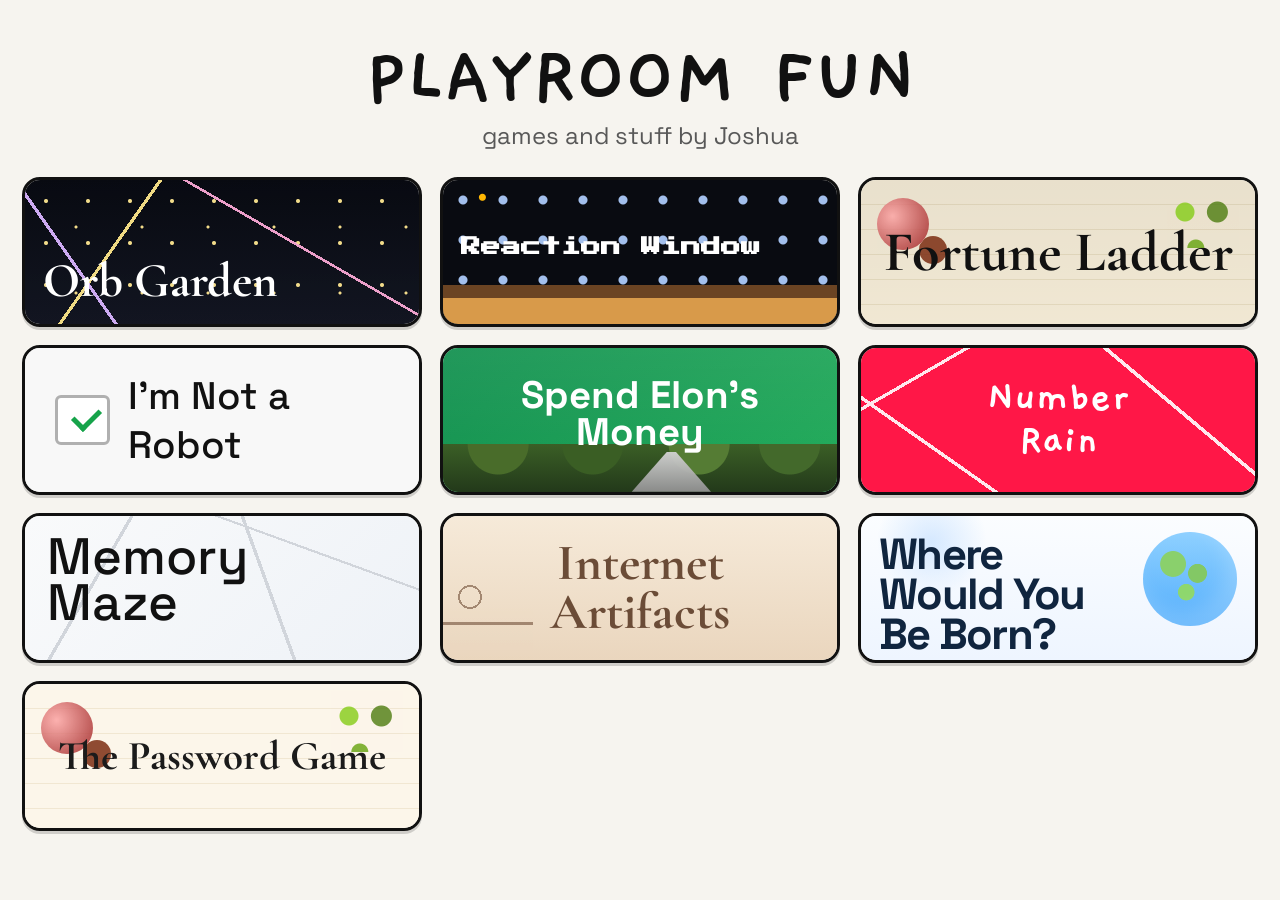
<file: index.html>
<!DOCTYPE html>
<html lang="en">
  <head>
    <script async src="https://pagead2.googlesyndication.com/pagead/js/adsbygoogle.js?client=ca-pub-8012980078078175"
     crossorigin="anonymous"></script>
    <meta charset="UTF-8" />
    <meta name="viewport" content="width=device-width, initial-scale=1.0" />
    <title>Playroom Fun</title>
    <link rel="preconnect" href="https://fonts.googleapis.com" />
    <link rel="preconnect" href="https://fonts.gstatic.com" crossorigin />
    <link
      href="https://fonts.googleapis.com/css2?family=Cormorant+Garamond:wght@500;700&family=Gaegu:wght@400;700&family=Press+Start+2P&family=Space+Grotesk:wght@400;500;700&display=swap"
      rel="stylesheet"
    />
    <style>
      :root {
        --bg: #f6f4ef;
        --text: #111111;
        --muted: #585858;
        --border: #111111;
      }

      * {
        box-sizing: border-box;
      }

      body {
        margin: 0;
        min-height: 100vh;
        background: var(--bg);
        color: var(--text);
        font-family: "Space Grotesk", sans-serif;
      }

      a {
        color: inherit;
        text-decoration: none;
      }

      .page {
        width: min(1280px, calc(100% - 24px));
        margin: 0 auto;
        padding: 14px 0 28px;
      }

      .header {
        padding: 24px 0 26px;
        text-align: center;
      }

      .header h1 {
        margin: 0;
        font-family: "Gaegu", cursive;
        font-size: clamp(3.2rem, 8vw, 5.4rem);
        line-height: 0.9;
      }

      .header p {
        margin: 4px 0 0;
        color: var(--muted);
        font-size: clamp(1rem, 2vw, 1.5rem);
      }

      .games {
        display: grid;
        grid-template-columns: repeat(3, 400px);
        justify-content: center;
        gap: 18px;
      }

      .game-card {
        position: relative;
        width: 400px;
        height: 150px;
        border: 3px solid var(--border);
        border-radius: 18px;
        overflow: hidden;
        box-shadow: 0 3px 0 rgba(0, 0, 0, 0.16);
        transition: transform 140ms ease, box-shadow 140ms ease;
      }

      .game-card:hover {
        transform: translateY(-3px);
        box-shadow: 0 8px 0 rgba(0, 0, 0, 0.14);
      }

      .poster {
        position: absolute;
        inset: 0;
        padding: 14px 16px;
      }

      .poster h2,
      .poster p {
        margin: 0;
      }

      .poster-orb {
        background:
          radial-gradient(circle, rgba(255, 231, 145, 0.95) 0 1.5px, transparent 2.5px),
          radial-gradient(circle, rgba(255, 231, 145, 0.95) 0 1px, transparent 2px),
          linear-gradient(180deg, #090b12, #131622);
        background-size: 42px 42px, 66px 66px, auto;
        background-position: 0 0, 18px 14px, 0 0;
        color: white;
      }

      .poster-orb::before,
      .poster-orb::after {
        content: "";
        position: absolute;
        inset: 0;
        pointer-events: none;
        opacity: 0.95;
      }

      .poster-orb::before {
        background:
          linear-gradient(55deg, transparent 0 18%, #d8b4fe 18% 18.8%, transparent 18.8% 100%),
          linear-gradient(125deg, transparent 0 27%, #fde68a 27% 27.8%, transparent 27.8% 100%),
          linear-gradient(210deg, transparent 0 36%, #f9a8d4 36% 36.8%, transparent 36.8% 100%);
      }

      .poster-orb h2 {
        position: absolute;
        left: 18px;
        bottom: 14px;
        font-family: "Cormorant Garamond", serif;
        font-size: clamp(2rem, 3.8vw, 3.2rem);
        font-weight: 700;
      }

      .poster-reaction {
        background:
          radial-gradient(circle at 10% 12%, #ffb703 0 3px, transparent 4px),
          linear-gradient(180deg, transparent 0 73%, #6b4423 73% 82%, #d89a4a 82% 100%),
          radial-gradient(circle, rgba(175, 206, 255, 0.92) 0 4px, transparent 5px),
          #090b11;
        background-size: auto, auto, 40px 40px, auto;
        color: white;
      }

      .poster-reaction h2 {
        position: absolute;
        left: 18px;
        top: 54px;
        right: 18px;
        font-family: "Press Start 2P", monospace;
        font-size: clamp(1rem, 1.55vw, 1.55rem);
        line-height: 1.35;
      }

      .poster-fortune {
        background:
          linear-gradient(180deg, rgba(0, 0, 0, 0.05), rgba(0, 0, 0, 0.02)),
          repeating-linear-gradient(180deg, #f5ecd7 0 24px, #e7dcc0 24px 25px);
      }

      .poster-fortune::before {
        content: "";
        position: absolute;
        left: 16px;
        top: 18px;
        width: 52px;
        height: 52px;
        border-radius: 50%;
        background: radial-gradient(circle at 30% 35%, #fca5a5, #991b1b);
        box-shadow: 30px 26px 0 -12px #7c2d12;
        opacity: 0.85;
      }

      .poster-fortune::after {
        content: "";
        position: absolute;
        right: 16px;
        top: 8px;
        width: 72px;
        height: 60px;
        background:
          radial-gradient(circle at 40% 100%, #65a30d 0 8px, transparent 9px),
          radial-gradient(circle at 70% 40%, #4d7c0f 0 10px, transparent 11px),
          radial-gradient(circle at 25% 40%, #84cc16 0 9px, transparent 10px);
        opacity: 0.8;
      }

      .poster-fortune h2 {
        position: absolute;
        inset: 0;
        display: grid;
        place-items: center;
        font-family: "Cormorant Garamond", serif;
        font-size: clamp(2.2rem, 4.4vw, 3.8rem);
        font-weight: 700;
      }

      .poster-robot {
        background: #f8f8f8;
      }

      .poster-robot .robot-row {
        position: absolute;
        inset: 0;
        display: flex;
        align-items: center;
        gap: 18px;
        padding: 24px 30px;
      }

      .poster-robot .box {
        width: 60px;
        height: 50px;
        border: 3px solid #b0b0b0;
        border-radius: 6px;
        background: white;
        position: relative;
      }

      .poster-robot .box::after {
        content: "";
        position: absolute;
        left: 15px;
        top: 10px;
        width: 22px;
        height: 12px;
        border-left: 5px solid #16a34a;
        border-bottom: 5px solid #16a34a;
        transform: rotate(-45deg);
      }

      .poster-robot h2 {
        font-size: clamp(1.8rem, 3vw, 3rem);
        font-weight: 500;
      }

      .poster-money {
        background:
          linear-gradient(180deg, rgba(255,255,255,0.08), rgba(255,255,255,0)),
          linear-gradient(135deg, #0f8f4d, #1faa58);
        color: white;
      }

      .poster-money::before {
        content: "";
        position: absolute;
        inset: auto 0 0 0;
        height: 48px;
        background:
          radial-gradient(circle at 14% 0, #496c2a 0 30px, transparent 31px),
          radial-gradient(circle at 38% 0, #3a5e24 0 30px, transparent 31px),
          radial-gradient(circle at 65% 0, #557c34 0 30px, transparent 31px),
          radial-gradient(circle at 88% 0, #43692b 0 30px, transparent 31px),
          linear-gradient(180deg, #3b5f26, #23391a);
      }

      .poster-money::after {
        content: "";
        position: absolute;
        left: 44%;
        bottom: 0;
        width: 110px;
        height: 40px;
        background: linear-gradient(180deg, #d3d3d3, #8f8f8f);
        clip-path: polygon(46% 0, 54% 0, 86% 100%, 14% 100%);
        opacity: 0.95;
      }

      .poster-money h2 {
        position: absolute;
        inset: 0;
        display: grid;
        place-items: center;
        padding: 0 18px 12px;
        text-align: center;
        font-size: clamp(1.8rem, 3vw, 3rem);
        line-height: 0.95;
      }

      .poster-number {
        background: #ff1848;
        color: white;
      }

      .poster-number::before {
        content: "";
        position: absolute;
        inset: 0;
        background:
          linear-gradient(150deg, transparent 0 16%, white 16% 17%, transparent 17% 100%),
          linear-gradient(35deg, transparent 0 22%, white 22% 23%, transparent 23% 100%),
          linear-gradient(220deg, transparent 0 26%, white 26% 27%, transparent 27% 100%);
        opacity: 0.9;
      }

      .poster-number h2 {
        position: absolute;
        inset: 0;
        display: grid;
        place-items: center;
        text-align: center;
        font-family: "Gaegu", cursive;
        font-size: clamp(2rem, 3.5vw, 3.6rem);
        line-height: 0.95;
      }

      .poster-maze {
        background:
          linear-gradient(135deg, #f9fafb, #eef2f7);
        color: #111111;
      }

      .poster-maze::before {
        content: "";
        position: absolute;
        inset: 0;
        background:
          linear-gradient(120deg, transparent 0 22%, #d1d5db 22% 22.8%, transparent 22.8% 100%),
          linear-gradient(70deg, transparent 0 60%, #d1d5db 60% 60.8%, transparent 60.8% 100%),
          linear-gradient(20deg, transparent 0 74%, #d1d5db 74% 74.8%, transparent 74.8% 100%);
      }

      .poster-maze h2 {
        position: absolute;
        left: 22px;
        top: 18px;
        font-size: clamp(2rem, 4vw, 3.7rem);
        line-height: 0.9;
        font-weight: 500;
      }

      .poster-artifacts {
        background: linear-gradient(180deg, #f6ead9, #ead6be);
        color: #6b4c37;
      }

      .poster-artifacts::before {
        content: "";
        position: absolute;
        left: 0;
        bottom: 0;
        width: 90px;
        height: 90px;
        background:
          radial-gradient(circle at 30% 30%, transparent 0 10px, #7a5a43 10px 12px, transparent 12px),
          linear-gradient(180deg, transparent 0 58%, #7a5a43 58% 61%, transparent 61% 100%);
        opacity: 0.65;
      }

      .poster-artifacts h2 {
        position: absolute;
        inset: 0;
        display: grid;
        place-items: center;
        text-align: center;
        font-family: "Cormorant Garamond", serif;
        font-size: clamp(2rem, 4vw, 3.4rem);
        line-height: 0.95;
      }

      .poster-born {
        background:
          radial-gradient(circle at 18% 18%, rgba(27,132,255,0.16), transparent 16%),
          linear-gradient(180deg, #fbfdff, #eef5ff);
        color: #10253f;
      }

      .poster-born::before {
        content: "";
        position: absolute;
        right: 18px;
        top: 16px;
        width: 94px;
        height: 94px;
        border-radius: 50%;
        background:
          radial-gradient(circle at 32% 34%, #8ad06c 0 14%, transparent 15%),
          radial-gradient(circle at 58% 44%, #83c865 0 12%, transparent 13%),
          radial-gradient(circle at 46% 64%, #8ed76d 0 10%, transparent 11%),
          linear-gradient(180deg, #8ed0ff, #53aefc);
        box-shadow: inset -10px -14px 20px rgba(255,255,255,0.2);
      }

      .poster-born h2 {
        position: absolute;
        left: 18px;
        top: 18px;
        right: 120px;
        font-size: clamp(2rem, 3.4vw, 3rem);
        line-height: 0.92;
        letter-spacing: -0.04em;
      }

      @media (max-width: 920px) {
        .games {
          grid-template-columns: repeat(2, 400px);
        }
      }

      @media (max-width: 620px) {
        .page {
          width: min(100% - 16px, 1280px);
        }

        .games {
          grid-template-columns: 400px;
        }
      }
    </style>
  </head>
  <body>
    <main class="page">
      <header class="header">
        <h1>PLAYROOM FUN</h1>
        <p>games and stuff by Joshua</p>
      </header>

      <section class="games">
        <a class="game-card" href="orb-garden.html">
          <div class="poster poster-orb">
            <h2>Orb Garden</h2>
          </div>
        </a>

        <a class="game-card" href="reaction-window.html">
          <div class="poster poster-reaction">
            <h2>Reaction Window</h2>
          </div>
        </a>

        <a class="game-card" href="fortune-ladder.html">
          <div class="poster poster-fortune">
            <h2>Fortune Ladder</h2>
          </div>
        </a>

        <a class="game-card" href="robot-check.html">
          <div class="poster poster-robot">
            <div class="robot-row">
              <div class="box"></div>
              <h2>I'm Not a Robot</h2>
            </div>
          </div>
        </a>

        <a class="game-card" href="elon.html">
          <div class="poster poster-money">
            <h2>Spend Elon's Money</h2>
          </div>
        </a>

        <a class="game-card" href="number-rain.html">
          <div class="poster poster-number">
            <h2>Number<br>Rain</h2>
          </div>
        </a>

        <a class="game-card" href="memory-maze.html">
          <div class="poster poster-maze">
            <h2>Memory<br>Maze</h2>
          </div>
        </a>

        <a class="game-card" href="internet-artifacts.html">
          <div class="poster poster-artifacts">
            <h2>Internet<br>Artifacts</h2>
          </div>
        </a>

        <a class="game-card" href="where-born.html">
          <div class="poster poster-born">
            <h2>Where Would You Be Born?</h2>
          </div>
        </a>

        <a class="game-card" href="robot-check.html">
          <div class="poster poster-fortune" style="background: repeating-linear-gradient(180deg, #fcf6ea 0 24px, #f1e7d2 24px 25px); color: #1b1b1b;">
            <h2 style="font-size: clamp(1.8rem, 3.2vw, 3rem);">The Password Game</h2>
          </div>
        </a>
      </section>
    </main>
  </body>
</html>
</file>
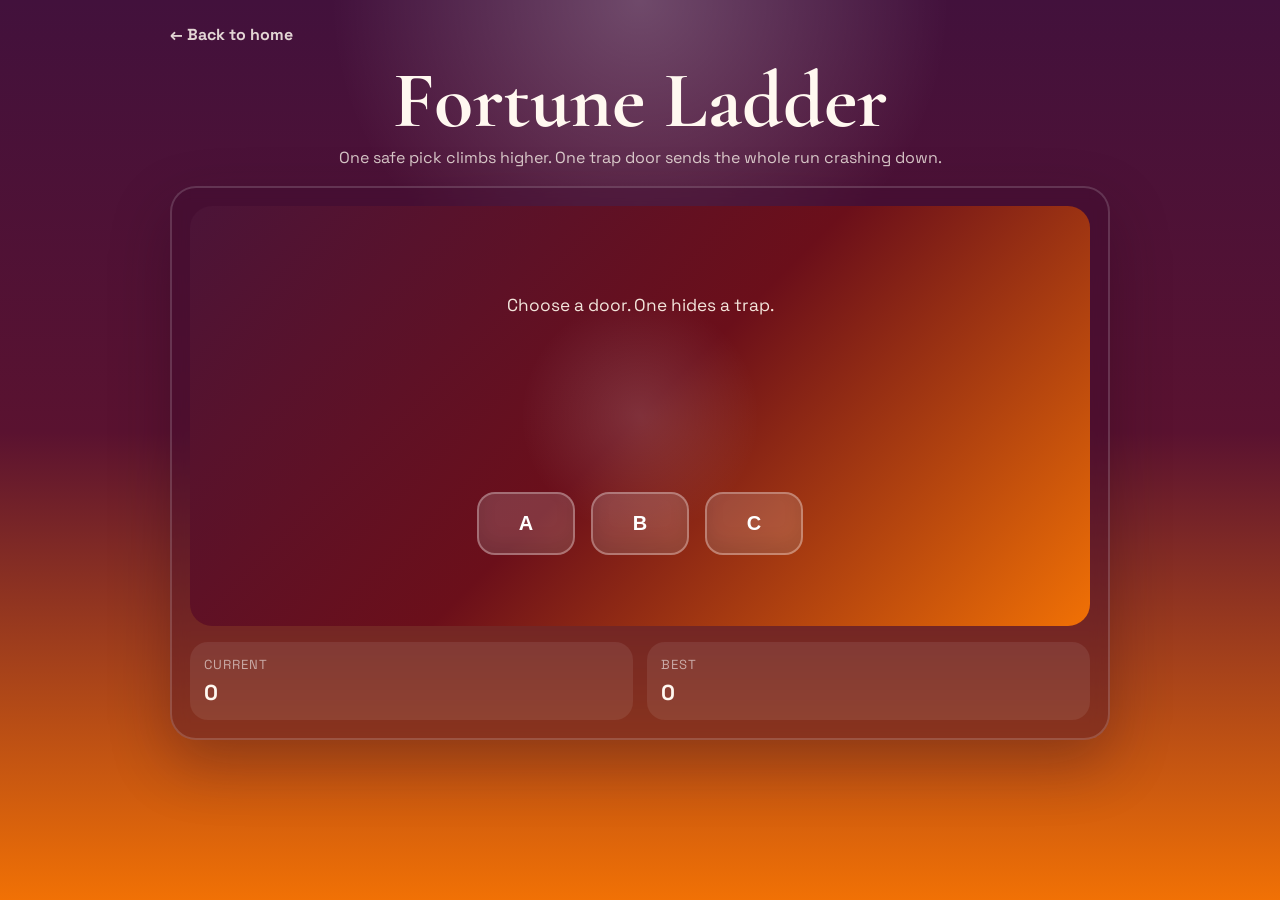
<file: fortune-ladder.html>
<!DOCTYPE html>
<html lang="en">
  <head>
    <script async src="https://pagead2.googlesyndication.com/pagead/js/adsbygoogle.js?client=ca-pub-8012980078078175"
     crossorigin="anonymous"></script>
    <meta charset="UTF-8" />
    <meta name="viewport" content="width=device-width, initial-scale=1.0" />
    <title>Fortune Ladder</title>
    <link rel="preconnect" href="https://fonts.googleapis.com" />
    <link rel="preconnect" href="https://fonts.gstatic.com" crossorigin />
    <link
      href="https://fonts.googleapis.com/css2?family=Cormorant+Garamond:wght@600;700&family=Gaegu:wght@400;700&family=Space+Grotesk:wght@400;500;700&display=swap"
      rel="stylesheet"
    />
    <style>
      * { box-sizing: border-box; }
      body {
        margin: 0;
        min-height: 100vh;
        font-family: "Space Grotesk", sans-serif;
        background:
          radial-gradient(circle at top, rgba(255,255,255,0.24), transparent 28%),
          linear-gradient(180deg, #42113c, #5a1230 48%, #f17105);
        color: #fff8f0;
      }
      .page {
        width: min(940px, calc(100% - 24px));
        margin: 0 auto;
        padding: 24px 0 40px;
      }
      .back {
        display: inline-block;
        margin-bottom: 18px;
        color: rgba(255,248,240,0.85);
        text-decoration: none;
        font-weight: 700;
      }
      .hero {
        text-align: center;
        margin-bottom: 18px;
      }
      .hero h1 {
        margin: 0 0 8px;
        font-family: "Cormorant Garamond", serif;
        font-size: clamp(3rem, 8vw, 5rem);
        line-height: 0.95;
      }
      .hero p {
        margin: 0;
        color: rgba(255,248,240,0.78);
      }
      .panel {
        background: rgba(62, 12, 45, 0.4);
        border: 2px solid rgba(255,255,255,0.16);
        border-radius: 26px;
        padding: 18px;
        box-shadow: 0 24px 60px rgba(33, 7, 25, 0.3);
        backdrop-filter: blur(8px);
      }
      .board {
        display: grid;
        place-items: center;
        gap: 18px;
        min-height: 420px;
        border-radius: 22px;
        background:
          radial-gradient(circle at center, rgba(255,255,255,0.14), transparent 24%),
          linear-gradient(135deg, #4b1438, #6b0f1a 50%, #f17105);
      }
      .copy {
        max-width: 30ch;
        text-align: center;
        color: rgba(255,247,236,0.92);
        font-size: 1.08rem;
      }
      .doors {
        display: flex;
        gap: 16px;
        flex-wrap: wrap;
        justify-content: center;
      }
      .door {
        min-width: 98px;
        padding: 18px 20px;
        border-radius: 18px;
        border: 2px solid rgba(255,255,255,0.28);
        background: rgba(255,255,255,0.16);
        color: white;
        font-size: 1.25rem;
        font-weight: 700;
        cursor: pointer;
        box-shadow: inset 0 -10px 18px rgba(0,0,0,0.1);
      }
      .door.safe {
        background: #f2c14e;
        color: #21160a;
        border-color: #f2c14e;
      }
      .door.trap {
        background: #111111;
        color: white;
        border-color: #111111;
      }
      .door.disabled {
        opacity: 0.55;
        pointer-events: none;
      }
      .stats {
        display: grid;
        grid-template-columns: repeat(2, minmax(0, 1fr));
        gap: 14px;
        margin-top: 16px;
      }
      .stat {
        padding: 14px;
        border-radius: 18px;
        background: rgba(255,255,255,0.08);
      }
      .stat span {
        display: block;
        margin-bottom: 6px;
        font-size: 0.82rem;
        text-transform: uppercase;
        letter-spacing: 0.08em;
        color: rgba(255,255,255,0.56);
      }
      .stat strong {
        font-size: 1.35rem;
      }
      @media (max-width: 640px) {
        .board { min-height: 340px; }
        .stats { grid-template-columns: 1fr; }
      }
    </style>
  </head>
  <body>
    <main class="page">
      <a class="back" href="index.html">&larr; Back to home</a>
      <header class="hero">
        <h1>Fortune Ladder</h1>
        <p>One safe pick climbs higher. One trap door sends the whole run crashing down.</p>
      </header>

      <section class="panel">
        <div class="board">
          <p class="copy" id="fortune-copy">Choose a door. One hides a trap.</p>
          <div class="doors">
            <button class="door" data-door="0" type="button">A</button>
            <button class="door" data-door="1" type="button">B</button>
            <button class="door" data-door="2" type="button">C</button>
          </div>
        </div>

        <div class="stats">
          <div class="stat">
            <span>Current</span>
            <strong id="fortune-current">0</strong>
          </div>
          <div class="stat">
            <span>Best</span>
            <strong id="fortune-best">0</strong>
          </div>
        </div>
      </section>
    </main>

    <script src="script.js"></script>
  </body>
</html>
</file>
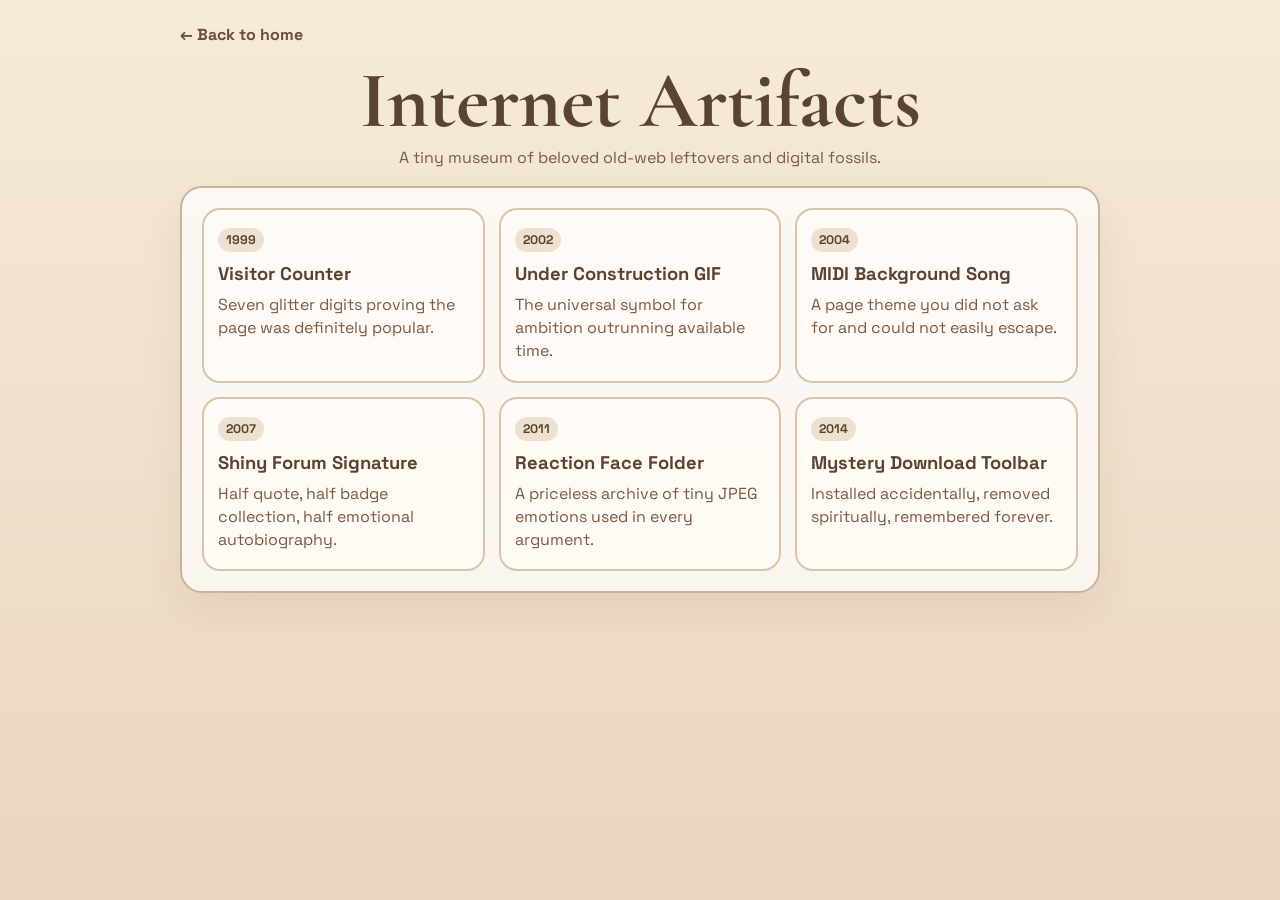
<file: internet-artifacts.html>
<!DOCTYPE html>
<html lang="en">
  <head>
    <script async src="https://pagead2.googlesyndication.com/pagead/js/adsbygoogle.js?client=ca-pub-8012980078078175"
     crossorigin="anonymous"></script>
    <meta charset="UTF-8" />
    <meta name="viewport" content="width=device-width, initial-scale=1.0" />
    <title>Internet Artifacts</title>
    <link rel="preconnect" href="https://fonts.googleapis.com" />
    <link rel="preconnect" href="https://fonts.gstatic.com" crossorigin />
    <link
      href="https://fonts.googleapis.com/css2?family=Cormorant+Garamond:wght@500;700&family=Gaegu:wght@400;700&family=Space+Grotesk:wght@400;500;700&display=swap"
      rel="stylesheet"
    />
    <style>
      * { box-sizing: border-box; }
      body {
        margin: 0;
        min-height: 100vh;
        font-family: "Space Grotesk", sans-serif;
        background: linear-gradient(180deg, #f6ead9, #ead6be);
        color: #5b4332;
      }
      .page {
        width: min(920px, calc(100% - 24px));
        margin: 0 auto;
        padding: 24px 0 40px;
      }
      .back {
        display: inline-block;
        margin-bottom: 18px;
        color: #6b4c37;
        text-decoration: none;
        font-weight: 700;
      }
      .hero {
        text-align: center;
        margin-bottom: 18px;
      }
      .hero h1 {
        margin: 0 0 8px;
        font-family: "Cormorant Garamond", serif;
        font-size: clamp(3rem, 8vw, 5rem);
        line-height: 0.95;
      }
      .hero p {
        margin: 0;
        color: #7a5a43;
      }
      .panel {
        background: rgba(255,255,255,0.72);
        border: 2px solid #c9b39a;
        border-radius: 22px;
        padding: 20px;
        box-shadow: 0 18px 40px rgba(91, 67, 50, 0.08);
      }
      .artifact-grid {
        display: grid;
        grid-template-columns: repeat(3, minmax(0, 1fr));
        gap: 14px;
      }
      .artifact {
        padding: 18px 14px;
        border-radius: 18px;
        border: 2px solid #d9c4ab;
        background: rgba(255, 251, 245, 0.9);
      }
      .artifact .year {
        display: inline-block;
        margin-bottom: 10px;
        padding: 4px 8px;
        border-radius: 999px;
        background: #efe1cf;
        font-size: 0.78rem;
        font-weight: 700;
      }
      .artifact h2 {
        margin: 0 0 8px;
        font-size: 1.15rem;
      }
      .artifact p {
        margin: 0;
        color: #7a5a43;
        line-height: 1.45;
      }
      @media (max-width: 720px) {
        .artifact-grid { grid-template-columns: 1fr; }
      }
    </style>
  </head>
  <body>
    <main class="page">
      <a class="back" href="index.html">&larr; Back to home</a>
      <header class="hero">
        <h1>Internet Artifacts</h1>
        <p>A tiny museum of beloved old-web leftovers and digital fossils.</p>
      </header>

      <section class="panel">
        <div class="artifact-grid">
          <article class="artifact">
            <span class="year">1999</span>
            <h2>Visitor Counter</h2>
            <p>Seven glitter digits proving the page was definitely popular.</p>
          </article>
          <article class="artifact">
            <span class="year">2002</span>
            <h2>Under Construction GIF</h2>
            <p>The universal symbol for ambition outrunning available time.</p>
          </article>
          <article class="artifact">
            <span class="year">2004</span>
            <h2>MIDI Background Song</h2>
            <p>A page theme you did not ask for and could not easily escape.</p>
          </article>
          <article class="artifact">
            <span class="year">2007</span>
            <h2>Shiny Forum Signature</h2>
            <p>Half quote, half badge collection, half emotional autobiography.</p>
          </article>
          <article class="artifact">
            <span class="year">2011</span>
            <h2>Reaction Face Folder</h2>
            <p>A priceless archive of tiny JPEG emotions used in every argument.</p>
          </article>
          <article class="artifact">
            <span class="year">2014</span>
            <h2>Mystery Download Toolbar</h2>
            <p>Installed accidentally, removed spiritually, remembered forever.</p>
          </article>
        </div>
      </section>
    </main>
  </body>
</html>
</file>
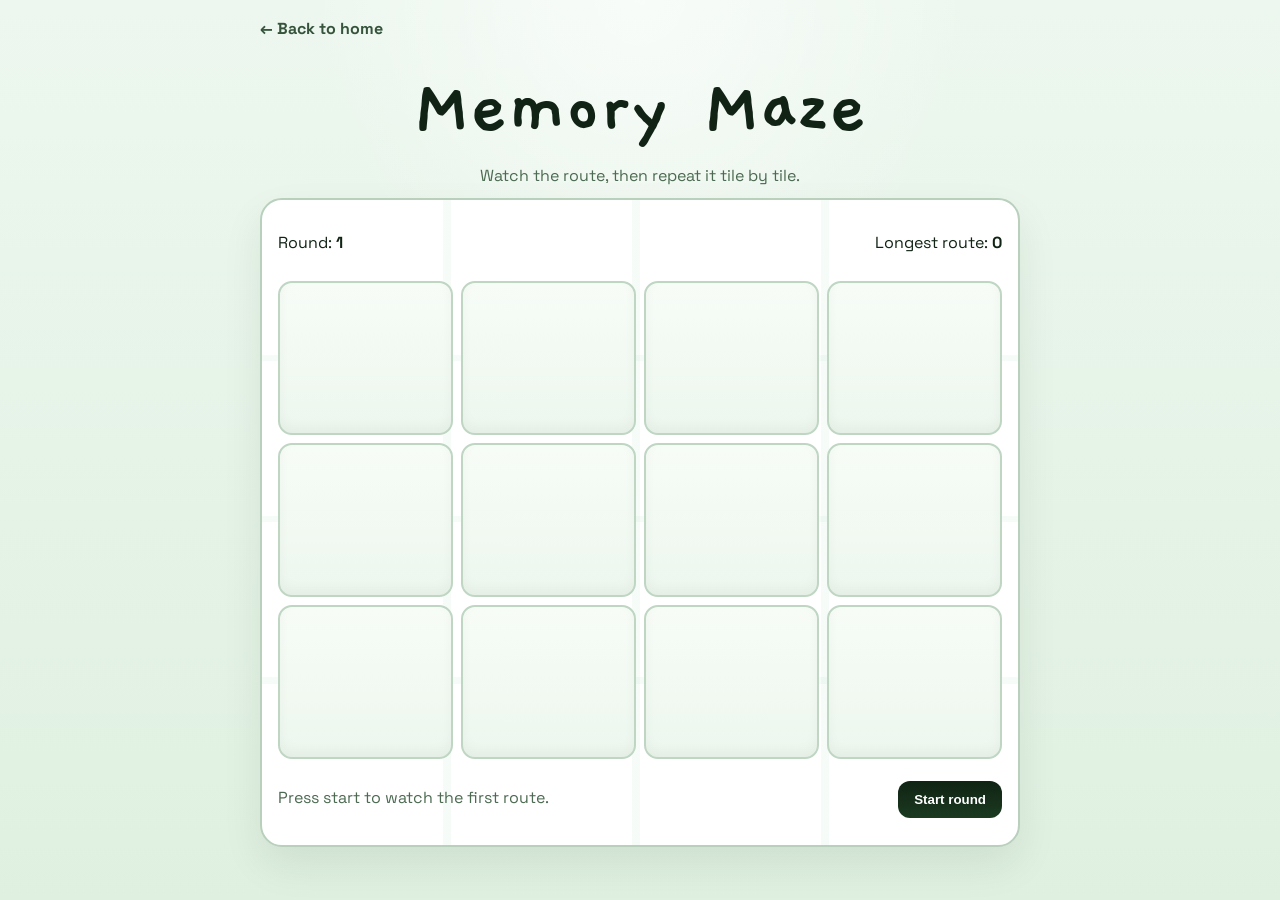
<file: memory-maze.html>
<!DOCTYPE html>
<html lang="en">
  <head>
    <meta charset="UTF-8" />
    <meta name="viewport" content="width=device-width, initial-scale=1.0" />
    <title>Memory Maze</title>
    <link rel="preconnect" href="https://fonts.googleapis.com" />
    <link rel="preconnect" href="https://fonts.gstatic.com" crossorigin />
    <link
      href="https://fonts.googleapis.com/css2?family=Gaegu:wght@400;700&family=Space+Grotesk:wght@400;500;700&display=swap"
      rel="stylesheet"
    />
    <style>
      * { box-sizing: border-box; }
      body {
        margin: 0;
        min-height: 100vh;
        font-family: "Space Grotesk", sans-serif;
        background:
          radial-gradient(circle at top, rgba(255,255,255,0.65), transparent 30%),
          linear-gradient(180deg, #edf7ef, #dff0e0);
        color: #102314;
      }
      .page {
        width: min(760px, calc(100% - 24px));
        margin: 0 auto;
        padding: 18px 0 28px;
      }
      .back {
        display: inline-block;
        margin-bottom: 18px;
        color: #36543b;
        text-decoration: none;
        font-weight: 700;
      }
      .hero {
        text-align: center;
        margin-bottom: 12px;
      }
      .hero h1 {
        margin: 0 0 8px;
        font-family: "Gaegu", cursive;
        font-size: clamp(3rem, 8vw, 5rem);
      }
      .hero p {
        margin: 0;
        color: #4c6a51;
      }
      .panel {
        background: white;
        border: 2px solid #b9d0bd;
        border-radius: 22px;
        padding: 16px;
        box-shadow: 0 18px 40px rgba(16, 35, 20, 0.08);
        position: relative;
        overflow: hidden;
      }
      .panel::before {
        content: "";
        position: absolute;
        inset: 0;
        background:
          linear-gradient(90deg, transparent 0 24%, rgba(22,163,74,0.04) 24% 25%, transparent 25% 49%, rgba(22,163,74,0.04) 49% 50%, transparent 50% 74%, rgba(22,163,74,0.04) 74% 75%, transparent 75% 100%),
          linear-gradient(180deg, transparent 0 24%, rgba(22,163,74,0.04) 24% 25%, transparent 25% 49%, rgba(22,163,74,0.04) 49% 50%, transparent 50% 74%, rgba(22,163,74,0.04) 74% 75%, transparent 75% 100%);
        pointer-events: none;
      }
      .meta {
        display: flex;
        justify-content: space-between;
        gap: 12px;
        margin-bottom: 12px;
        position: relative;
        z-index: 1;
      }
      .maze {
        display: grid;
        grid-template-columns: repeat(4, minmax(0, 1fr));
        gap: 8px;
        position: relative;
        z-index: 1;
      }
      .tile {
        aspect-ratio: 1 / 0.88;
        border-radius: 14px;
        border: 2px solid #bfd6c3;
        background: linear-gradient(180deg, #f7fcf7, #edf7ee);
        cursor: pointer;
        transition: transform 120ms ease, background 120ms ease, border-color 120ms ease, box-shadow 120ms ease;
        box-shadow: inset 0 -6px 12px rgba(16,35,20,0.04);
      }
      .tile.show {
        background: #16a34a;
        border-color: #16a34a;
        box-shadow: 0 0 18px rgba(22,163,74,0.35);
      }
      .tile.good {
        background: #4ade80;
        border-color: #16a34a;
      }
      .tile.bad {
        background: #f87171;
        border-color: #dc2626;
      }
      .controls {
        display: flex;
        justify-content: space-between;
        gap: 12px;
        margin-top: 12px;
        align-items: center;
        position: relative;
        z-index: 1;
      }
      .button {
        padding: 11px 16px;
        border: 0;
        border-radius: 12px;
        background: linear-gradient(180deg, #102314, #1b3a20);
        color: white;
        cursor: pointer;
        font-weight: 700;
      }
      .status {
        min-height: 1.6em;
        color: #4c6a51;
      }
      @media (max-width: 640px) {
        .maze { grid-template-columns: repeat(3, minmax(0, 1fr)); }
        .meta, .controls { flex-direction: column; align-items: stretch; }
      }
    </style>
  </head>
  <body>
    <main class="page">
      <a class="back" href="index.html">&larr; Back to home</a>
      <header class="hero">
        <h1>Memory Maze</h1>
        <p>Watch the route, then repeat it tile by tile.</p>
      </header>

      <section class="panel">
        <div class="meta">
          <p>Round: <strong id="round">1</strong></p>
          <p>Longest route: <strong id="best">0</strong></p>
        </div>

        <div class="maze" id="maze"></div>

        <div class="controls">
          <p class="status" id="status">Press start to watch the first route.</p>
          <button class="button" id="start" type="button">Start round</button>
        </div>
      </section>
    </main>

    <script>
      const maze = document.getElementById("maze");
      const statusEl = document.getElementById("status");
      const roundEl = document.getElementById("round");
      const bestEl = document.getElementById("best");
      const startButton = document.getElementById("start");

      const size = 12;
      const tiles = [];
      let sequence = [];
      let playerIndex = 0;
      let round = 1;
      let best = 0;
      let accepting = false;

      for (let i = 0; i < size; i += 1) {
        const tile = document.createElement("button");
        tile.type = "button";
        tile.className = "tile";
        tile.addEventListener("click", () => handleTile(i));
        tiles.push(tile);
        maze.appendChild(tile);
      }

      function randomTile() {
        return Math.floor(Math.random() * size);
      }

      function resetTileStates() {
        tiles.forEach((tile) => {
          tile.classList.remove("show", "good", "bad");
        });
      }

      async function playSequence() {
        accepting = false;
        statusEl.textContent = "Watch carefully...";
        resetTileStates();

        for (const index of sequence) {
          tiles[index].classList.add("show");
          await new Promise((resolve) => setTimeout(resolve, 500));
          tiles[index].classList.remove("show");
          await new Promise((resolve) => setTimeout(resolve, 180));
        }

        playerIndex = 0;
        accepting = true;
        statusEl.textContent = "Your turn. Repeat the route.";
      }

      function startRound() {
        resetTileStates();
        sequence.push(randomTile());
        roundEl.textContent = String(sequence.length);
        playSequence();
      }

      function handleTile(index) {
        if (!accepting) return;

        if (index === sequence[playerIndex]) {
          tiles[index].classList.add("good");
          window.setTimeout(() => tiles[index].classList.remove("good"), 180);
          playerIndex += 1;

          if (playerIndex === sequence.length) {
            best = Math.max(best, sequence.length);
            bestEl.textContent = String(best);
            accepting = false;
            statusEl.textContent = "Nice. The route just got longer.";
            window.setTimeout(startRound, 700);
          }
          return;
        }

        tiles[index].classList.add("bad");
        accepting = false;
        statusEl.textContent = "Wrong turn. The maze resets.";
        sequence = [];
        round = 1;
        roundEl.textContent = "1";
      }

      startButton.addEventListener("click", () => {
        sequence = [];
        best = 0;
        bestEl.textContent = "0";
        roundEl.textContent = "1";
        startRound();
      });
    </script>
  </body>
</html>
</file>
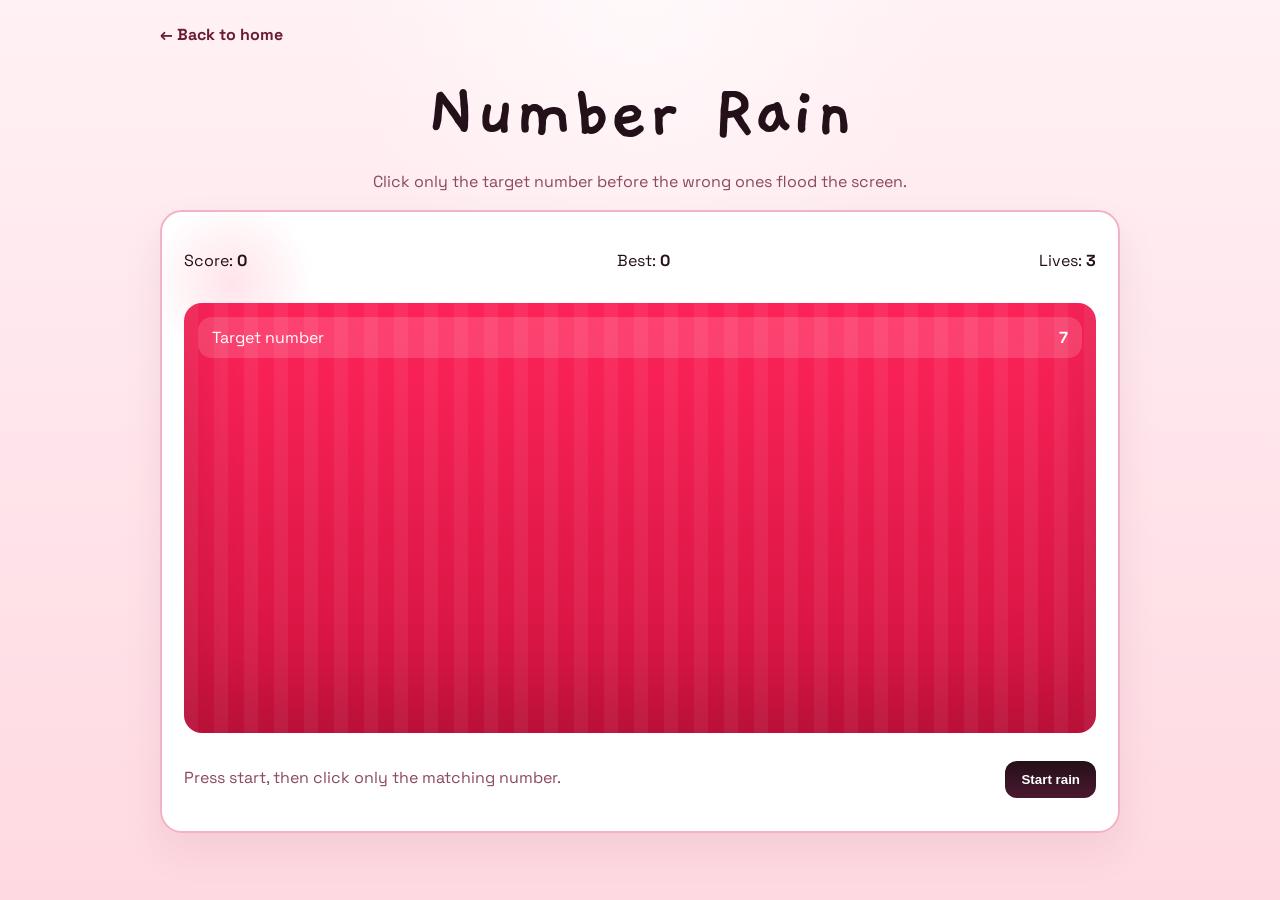
<file: number-rain.html>
<!DOCTYPE html>
<html lang="en">
  <head>
    <meta charset="UTF-8" />
    <meta name="viewport" content="width=device-width, initial-scale=1.0" />
    <title>Number Rain</title>
    <link rel="preconnect" href="https://fonts.googleapis.com" />
    <link rel="preconnect" href="https://fonts.gstatic.com" crossorigin />
    <link
      href="https://fonts.googleapis.com/css2?family=Gaegu:wght@400;700&family=Space+Grotesk:wght@400;500;700&display=swap"
      rel="stylesheet"
    />
    <style>
      * { box-sizing: border-box; }
      body {
        margin: 0;
        min-height: 100vh;
        font-family: "Space Grotesk", sans-serif;
        background:
          radial-gradient(circle at top, rgba(255,255,255,0.6), transparent 28%),
          linear-gradient(180deg, #fff1f4, #ffd9e2);
        color: #241018;
      }
      .page {
        width: min(960px, calc(100% - 24px));
        margin: 0 auto;
        padding: 24px 0 40px;
      }
      .back {
        display: inline-block;
        margin-bottom: 18px;
        color: #6b1c33;
        text-decoration: none;
        font-weight: 700;
      }
      .hero {
        text-align: center;
        margin-bottom: 18px;
      }
      .hero h1 {
        margin: 0 0 8px;
        font-family: "Gaegu", cursive;
        font-size: clamp(3rem, 8vw, 5rem);
      }
      .hero p {
        margin: 0;
        color: #8b4860;
      }
      .panel {
        background: white;
        border: 2px solid #f2b4c4;
        border-radius: 22px;
        padding: 22px;
        box-shadow: 0 18px 40px rgba(104, 31, 57, 0.08);
        position: relative;
        overflow: hidden;
      }
      .panel::before {
        content: "";
        position: absolute;
        inset: -20px auto auto -20px;
        width: 180px;
        height: 180px;
        border-radius: 50%;
        background: radial-gradient(circle, rgba(255,35,86,0.12), transparent 65%);
      }
      .stats {
        display: flex;
        justify-content: space-between;
        gap: 12px;
        margin-bottom: 16px;
        position: relative;
        z-index: 1;
      }
      .arena {
        position: relative;
        min-height: 430px;
        border-radius: 18px;
        overflow: hidden;
        background:
          repeating-linear-gradient(90deg, rgba(255,255,255,0.06) 0 14px, transparent 14px 30px),
          linear-gradient(180deg, #ff245a, #cf123f);
        box-shadow: inset 0 -40px 80px rgba(0,0,0,0.12);
        z-index: 1;
      }
      .target-bar {
        position: absolute;
        inset: 14px 14px auto 14px;
        z-index: 2;
        display: flex;
        justify-content: space-between;
        align-items: center;
        padding: 10px 14px;
        border-radius: 14px;
        background: rgba(255,255,255,0.14);
        color: white;
      }
      .drop {
        position: absolute;
        width: 60px;
        height: 60px;
        border-radius: 50%;
        border: 0;
        background: linear-gradient(180deg, #ffffff, #ffe8ee);
        color: #cf123f;
        font-size: 1.3rem;
        font-weight: 700;
        cursor: pointer;
        box-shadow: 0 8px 20px rgba(0,0,0,0.16);
      }
      .controls {
        display: flex;
        justify-content: space-between;
        gap: 12px;
        align-items: center;
        margin-top: 18px;
        position: relative;
        z-index: 1;
      }
      .status {
        min-height: 1.6em;
        color: #8b4860;
      }
      .button {
        padding: 11px 16px;
        border: 0;
        border-radius: 12px;
        background: linear-gradient(180deg, #241018, #4a1830);
        color: white;
        cursor: pointer;
        font-weight: 700;
      }
      @media (max-width: 640px) {
        .stats, .controls { flex-direction: column; align-items: stretch; }
      }
    </style>
  </head>
  <body>
    <main class="page">
      <a class="back" href="index.html">&larr; Back to home</a>
      <header class="hero">
        <h1>Number Rain</h1>
        <p>Click only the target number before the wrong ones flood the screen.</p>
      </header>

      <section class="panel">
        <div class="stats">
          <p>Score: <strong id="score">0</strong></p>
          <p>Best: <strong id="best">0</strong></p>
          <p>Lives: <strong id="lives">3</strong></p>
        </div>

        <div class="arena" id="arena">
          <div class="target-bar">
            <span>Target number</span>
            <strong id="target">7</strong>
          </div>
        </div>

        <div class="controls">
          <p class="status" id="status">Press start, then click only the matching number.</p>
          <button class="button" id="start" type="button">Start rain</button>
        </div>
      </section>
    </main>

    <script>
      const arena = document.getElementById("arena");
      const targetEl = document.getElementById("target");
      const scoreEl = document.getElementById("score");
      const bestEl = document.getElementById("best");
      const livesEl = document.getElementById("lives");
      const statusEl = document.getElementById("status");
      const startButton = document.getElementById("start");

      let score = 0;
      let best = 0;
      let lives = 3;
      let target = 7;
      let playing = false;
      let spawnTimer = null;

      function newTarget() {
        target = Math.floor(Math.random() * 9) + 1;
        targetEl.textContent = String(target);
      }

      function clearDrops() {
        arena.querySelectorAll(".drop").forEach((drop) => drop.remove());
      }

      function loseLife() {
        lives -= 1;
        livesEl.textContent = String(lives);
        if (lives <= 0) {
          playing = false;
          clearInterval(spawnTimer);
          statusEl.textContent = "The storm won. Start again.";
          best = Math.max(best, score);
          bestEl.textContent = String(best);
        }
      }

      function spawnDrop() {
        if (!playing) return;

        const value = Math.floor(Math.random() * 9) + 1;
        const drop = document.createElement("button");
        drop.type = "button";
        drop.className = "drop";
        drop.textContent = String(value);
        drop.style.left = `${Math.random() * (arena.clientWidth - 70)}px`;
        drop.style.top = "60px";

        let y = 60;
        const speed = 1.8 + Math.random() * 2.2;

        drop.addEventListener("click", () => {
          if (!playing) return;
          if (value === target) {
            score += 1;
            scoreEl.textContent = String(score);
            statusEl.textContent = "Correct. New target coming down.";
            newTarget();
          } else {
            statusEl.textContent = "Wrong number. You lost a life.";
            loseLife();
          }
          drop.remove();
        });

        arena.appendChild(drop);

        function fall() {
          if (!playing || !drop.isConnected) return;
          y += speed;
          drop.style.top = `${y}px`;
          if (y > arena.clientHeight - 60) {
            if (value === target) {
              statusEl.textContent = "You missed the target number.";
              loseLife();
            }
            drop.remove();
            return;
          }
          requestAnimationFrame(fall);
        }

        requestAnimationFrame(fall);
      }

      startButton.addEventListener("click", () => {
        clearDrops();
        score = 0;
        lives = 3;
        playing = true;
        scoreEl.textContent = "0";
        livesEl.textContent = "3";
        statusEl.textContent = "Click only the target number.";
        newTarget();
        clearInterval(spawnTimer);
        spawnTimer = setInterval(spawnDrop, 850);
      });
    </script>
  </body>
</html>
</file>
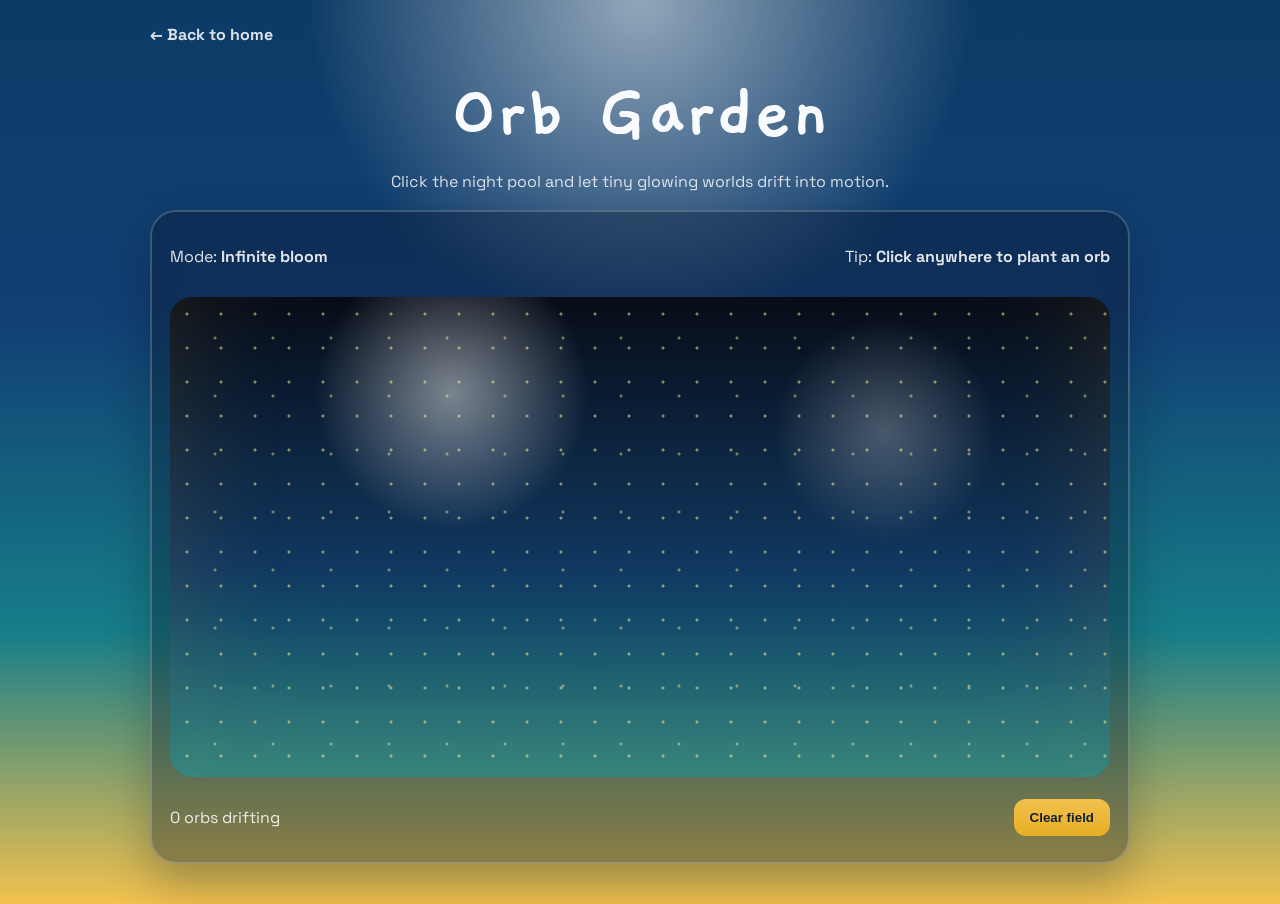
<file: orb-garden.html>
<!DOCTYPE html>
<html lang="en">
  <head>
    <meta charset="UTF-8" />
    <meta name="viewport" content="width=device-width, initial-scale=1.0" />
    <title>Orb Garden</title>
    <link rel="preconnect" href="https://fonts.googleapis.com" />
    <link rel="preconnect" href="https://fonts.gstatic.com" crossorigin />
    <link
      href="https://fonts.googleapis.com/css2?family=Gaegu:wght@400;700&family=Space+Grotesk:wght@400;500;700&display=swap"
      rel="stylesheet"
    />
    <style>
      * { box-sizing: border-box; }
      body {
        margin: 0;
        min-height: 100vh;
        font-family: "Space Grotesk", sans-serif;
        background:
          radial-gradient(circle at top, rgba(255,255,255,0.55), transparent 30%),
          linear-gradient(180deg, #0d3b66, #113f73 35%, #177e89 70%, #f2c14e 100%);
        color: #f9fbff;
      }
      .page {
        width: min(980px, calc(100% - 24px));
        margin: 0 auto;
        padding: 24px 0 40px;
      }
      .back {
        display: inline-block;
        margin-bottom: 18px;
        color: rgba(255,255,255,0.86);
        text-decoration: none;
        font-weight: 700;
      }
      .hero {
        text-align: center;
        margin-bottom: 18px;
      }
      .hero h1 {
        margin: 0 0 8px;
        font-family: "Gaegu", cursive;
        font-size: clamp(3rem, 8vw, 5rem);
      }
      .hero p {
        margin: 0;
        color: rgba(255,255,255,0.82);
      }
      .panel {
        background: rgba(9, 20, 39, 0.34);
        border: 2px solid rgba(255,255,255,0.2);
        border-radius: 26px;
        padding: 18px;
        backdrop-filter: blur(10px);
        box-shadow: 0 20px 45px rgba(5, 10, 25, 0.26);
      }
      .meta {
        display: flex;
        justify-content: space-between;
        gap: 12px;
        margin-bottom: 14px;
        color: rgba(255,255,255,0.88);
      }
      .playfield {
        position: relative;
        overflow: hidden;
        min-height: 480px;
        border-radius: 22px;
        background:
          radial-gradient(circle at 30% 20%, rgba(255,255,255,0.46), transparent 18%),
          radial-gradient(circle at 76% 28%, rgba(255,255,255,0.25), transparent 14%),
          linear-gradient(180deg, rgba(7,12,23,0.98), rgba(17,54,94,0.96) 55%, rgba(23,126,137,0.92));
        box-shadow: inset 0 -80px 120px rgba(242,193,78,0.14);
      }
      .playfield::before {
        content: "";
        position: absolute;
        inset: 0;
        background:
          radial-gradient(circle, rgba(255,239,163,0.95) 0 1px, transparent 2px),
          radial-gradient(circle, rgba(255,239,163,0.8) 0 1px, transparent 2px);
        background-size: 34px 34px, 58px 58px;
        background-position: 0 0, 16px 12px;
        opacity: 0.55;
        pointer-events: none;
      }
      .orb {
        position: absolute;
        border-radius: 50%;
        box-shadow: inset -8px -10px 16px rgba(255, 255, 255, 0.28);
      }
      .footer {
        display: flex;
        justify-content: space-between;
        gap: 12px;
        align-items: center;
        margin-top: 14px;
        color: rgba(255,255,255,0.88);
      }
      .button {
        padding: 11px 16px;
        border: 0;
        border-radius: 12px;
        background: linear-gradient(180deg, #f2c14e, #e7ad24);
        color: #142133;
        cursor: pointer;
        font-weight: 700;
      }
      @media (max-width: 640px) {
        .meta, .footer { flex-direction: column; align-items: stretch; }
        .playfield { min-height: 380px; }
      }
    </style>
  </head>
  <body>
    <main class="page">
      <a class="back" href="index.html">&larr; Back to home</a>
      <header class="hero">
        <h1>Orb Garden</h1>
        <p>Click the night pool and let tiny glowing worlds drift into motion.</p>
      </header>

      <section class="panel">
        <div class="meta">
          <p>Mode: <strong>Infinite bloom</strong></p>
          <p>Tip: <strong>Click anywhere to plant an orb</strong></p>
        </div>
        <div class="playfield" aria-label="Orb Garden play area"></div>
        <div class="footer">
          <p><span id="orb-count">0</span> orbs drifting</p>
          <button class="button" id="clear-orbs" type="button">Clear field</button>
        </div>
      </section>
    </main>

    <script src="script.js"></script>
  </body>
</html>
</file>
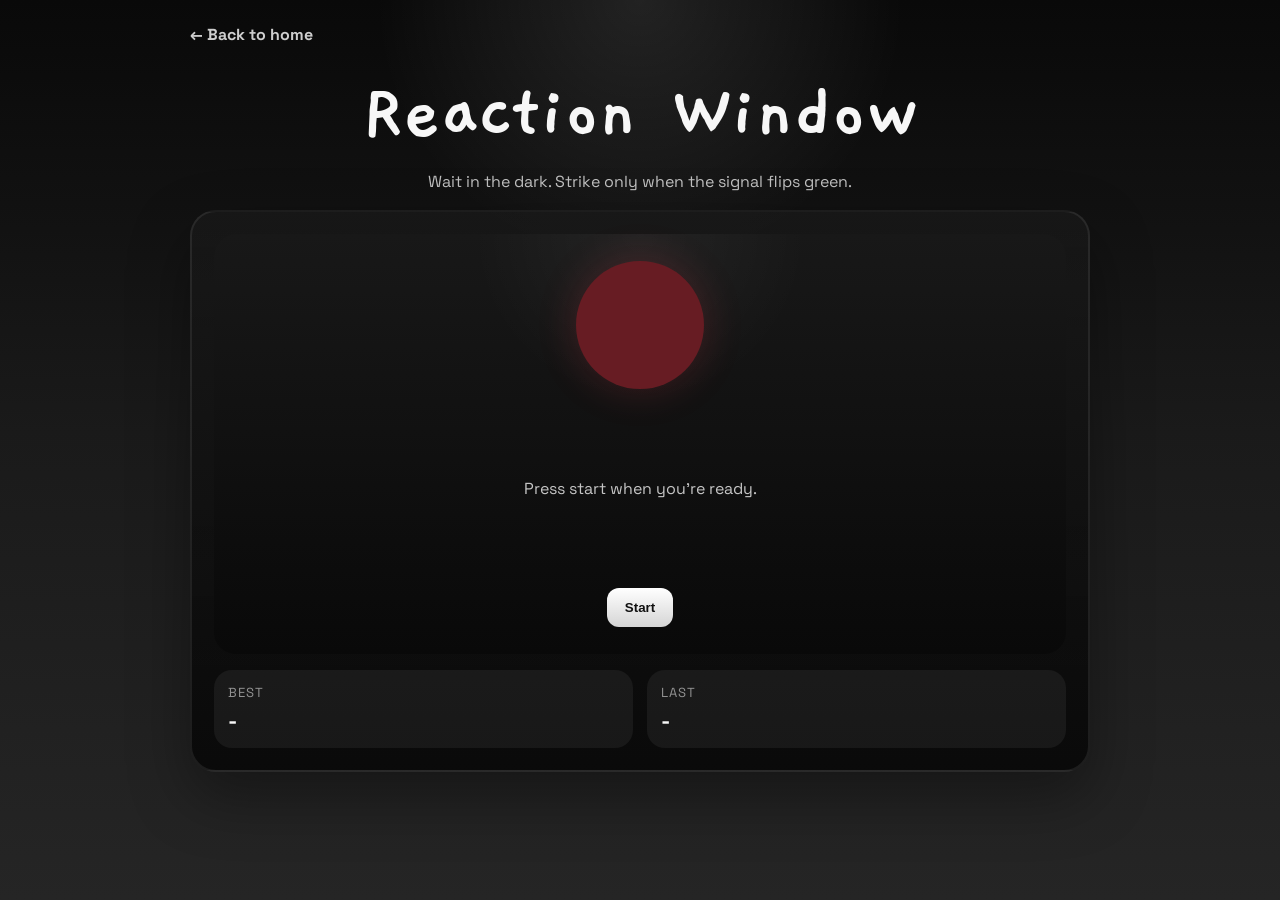
<file: reaction-window.html>
<!DOCTYPE html>
<html lang="en">
  <head>
    <meta charset="UTF-8" />
    <meta name="viewport" content="width=device-width, initial-scale=1.0" />
    <title>Reaction Window</title>
    <link rel="preconnect" href="https://fonts.googleapis.com" />
    <link rel="preconnect" href="https://fonts.gstatic.com" crossorigin />
    <link
      href="https://fonts.googleapis.com/css2?family=Gaegu:wght@400;700&family=Press+Start+2P&family=Space+Grotesk:wght@400;500;700&display=swap"
      rel="stylesheet"
    />
    <style>
      * { box-sizing: border-box; }
      body {
        margin: 0;
        min-height: 100vh;
        font-family: "Space Grotesk", sans-serif;
        background:
          radial-gradient(circle at top, rgba(255,255,255,0.1), transparent 24%),
          linear-gradient(180deg, #090909, #1a1a1a 48%, #252525);
        color: #f7f7f7;
      }
      .page {
        width: min(900px, calc(100% - 24px));
        margin: 0 auto;
        padding: 24px 0 40px;
      }
      .back {
        display: inline-block;
        margin-bottom: 18px;
        color: rgba(255,255,255,0.8);
        text-decoration: none;
        font-weight: 700;
      }
      .hero {
        text-align: center;
        margin-bottom: 18px;
      }
      .hero h1 {
        margin: 0 0 8px;
        font-family: "Gaegu", cursive;
        font-size: clamp(3rem, 8vw, 5rem);
      }
      .hero p {
        margin: 0;
        color: rgba(255,255,255,0.72);
      }
      .panel {
        background: linear-gradient(180deg, rgba(24,24,24,0.95), rgba(10,10,10,0.98));
        border: 2px solid rgba(255,255,255,0.08);
        border-radius: 26px;
        padding: 22px;
        box-shadow: 0 24px 60px rgba(0,0,0,0.35);
      }
      .board {
        display: grid;
        place-items: center;
        gap: 18px;
        min-height: 420px;
        border-radius: 22px;
        background:
          radial-gradient(circle at top, rgba(255,255,255,0.05), transparent 28%),
          linear-gradient(180deg, #181818, #090909);
      }
      .light {
        width: 128px;
        height: 128px;
        border-radius: 50%;
        background: #671c23;
        box-shadow: 0 0 40px rgba(255, 66, 84, 0.18);
        transition: background 140ms ease, box-shadow 140ms ease, transform 140ms ease;
      }
      .light.ready {
        background: #9af550;
        box-shadow: 0 0 48px rgba(154,245,80,0.55);
        transform: scale(1.03);
      }
      .status {
        max-width: 28ch;
        text-align: center;
        color: rgba(255,255,255,0.76);
      }
      .button {
        padding: 12px 18px;
        border: 0;
        border-radius: 12px;
        background: linear-gradient(180deg, #ffffff, #d5d5d5);
        color: #111111;
        cursor: pointer;
        font-weight: 700;
      }
      .stats {
        display: grid;
        grid-template-columns: repeat(2, minmax(0, 1fr));
        gap: 14px;
        margin-top: 16px;
      }
      .stat {
        padding: 14px;
        border-radius: 18px;
        background: rgba(255,255,255,0.06);
      }
      .stat span {
        display: block;
        margin-bottom: 6px;
        font-size: 0.82rem;
        text-transform: uppercase;
        letter-spacing: 0.08em;
        color: rgba(255,255,255,0.52);
      }
      .stat strong {
        font-size: 1.35rem;
      }
      @media (max-width: 640px) {
        .board { min-height: 340px; }
        .stats { grid-template-columns: 1fr; }
      }
    </style>
  </head>
  <body>
    <main class="page">
      <a class="back" href="index.html">&larr; Back to home</a>
      <header class="hero">
        <h1>Reaction Window</h1>
        <p>Wait in the dark. Strike only when the signal flips green.</p>
      </header>

      <section class="panel">
        <div class="board">
          <div class="light" id="reaction-light"></div>
          <p class="status" id="reaction-status">Press start when you're ready.</p>
          <button class="button" id="reaction-button" type="button">Start</button>
        </div>

        <div class="stats">
          <div class="stat">
            <span>Best</span>
            <strong id="best-time">-</strong>
          </div>
          <div class="stat">
            <span>Last</span>
            <strong id="last-time">-</strong>
          </div>
        </div>
      </section>
    </main>

    <script>
      document.getElementById("reaction-light").classList.add("reaction-light");
      document.getElementById("reaction-status").classList.add("reaction-status");
      document.getElementById("reaction-button").classList.add("mini-button", "strong");
    </script>
    <script src="script.js"></script>
  </body>
</html>
</file>
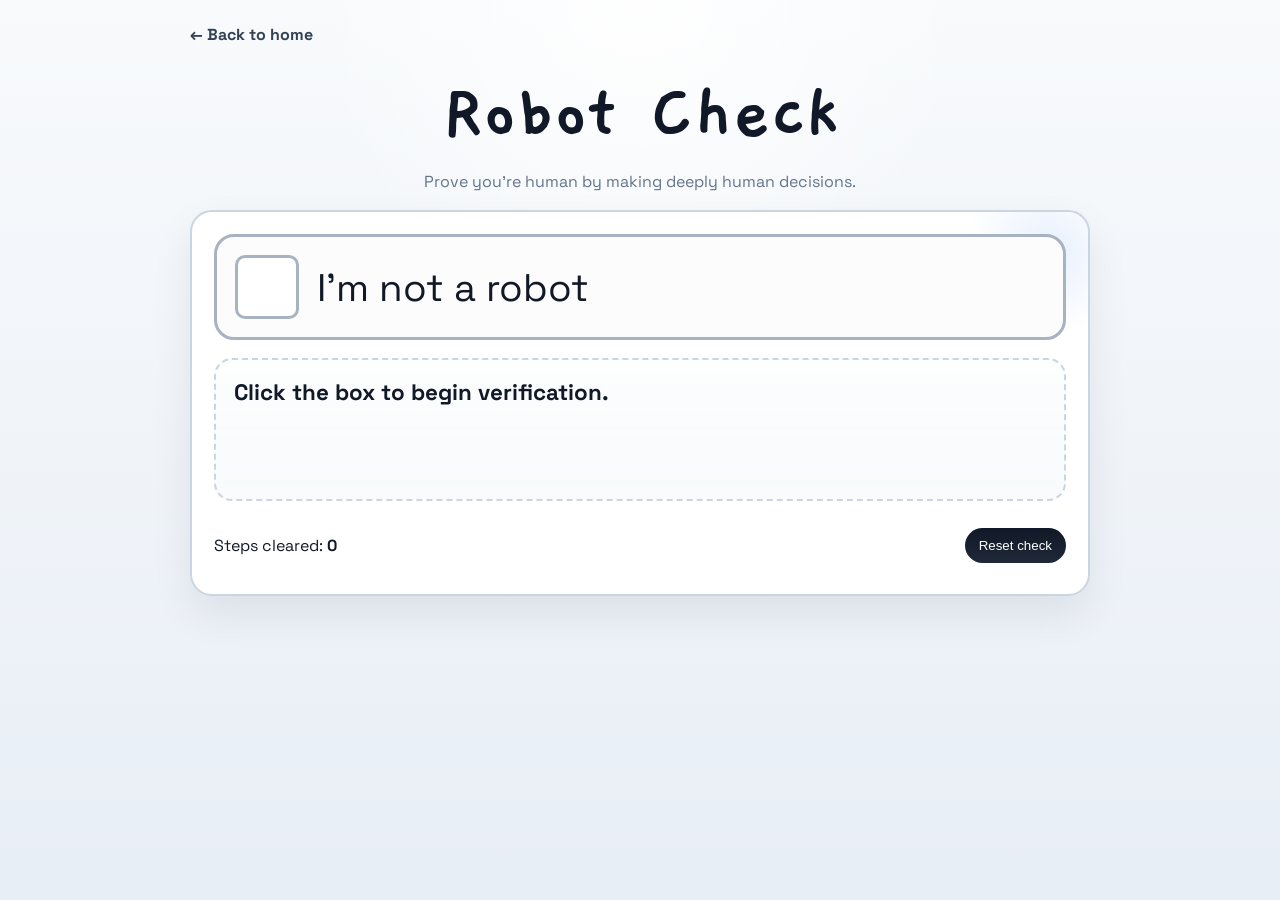
<file: robot-check.html>
<!DOCTYPE html>
<html lang="en">
  <head>
    <meta charset="UTF-8" />
    <meta name="viewport" content="width=device-width, initial-scale=1.0" />
    <title>Robot Check</title>
    <link rel="preconnect" href="https://fonts.googleapis.com" />
    <link rel="preconnect" href="https://fonts.gstatic.com" crossorigin />
    <link
      href="https://fonts.googleapis.com/css2?family=Gaegu:wght@400;700&family=Space+Grotesk:wght@400;500;700&display=swap"
      rel="stylesheet"
    />
    <style>
      * { box-sizing: border-box; }
      body {
        margin: 0;
        min-height: 100vh;
        font-family: "Space Grotesk", sans-serif;
        background:
          radial-gradient(circle at top, rgba(255,255,255,0.9), transparent 30%),
          linear-gradient(180deg, #f8fafc, #e8eef6);
        color: #111827;
      }
      .page {
        width: min(900px, calc(100% - 24px));
        margin: 0 auto;
        padding: 24px 0 40px;
      }
      .back {
        display: inline-block;
        margin-bottom: 18px;
        color: #334155;
        text-decoration: none;
        font-weight: 700;
      }
      .hero {
        text-align: center;
        margin-bottom: 18px;
      }
      .hero h1 {
        margin: 0 0 8px;
        font-family: "Gaegu", cursive;
        font-size: clamp(3rem, 8vw, 5rem);
      }
      .hero p {
        margin: 0;
        color: #64748b;
      }
      .panel {
        background: white;
        border: 2px solid #cbd5e1;
        border-radius: 22px;
        padding: 22px;
        box-shadow: 0 18px 40px rgba(15, 23, 42, 0.08);
        position: relative;
        overflow: hidden;
      }
      .panel::before {
        content: "";
        position: absolute;
        width: 180px;
        height: 180px;
        right: -50px;
        top: -50px;
        border-radius: 50%;
        background: radial-gradient(circle, rgba(59,130,246,0.12), transparent 65%);
      }
      .captcha {
        display: flex;
        align-items: center;
        gap: 18px;
        padding: 18px;
        border: 3px solid #a8b3c2;
        border-radius: 20px;
        background: #fcfcfd;
        position: relative;
        z-index: 1;
      }
      .checkbox {
        width: 64px;
        height: 64px;
        border: 3px solid #a8b3c2;
        border-radius: 10px;
        background: white;
        display: grid;
        place-items: center;
        cursor: pointer;
        font-size: 2rem;
        color: #16a34a;
      }
      .captcha-text {
        font-size: clamp(1.6rem, 4vw, 2.4rem);
      }
      .mission {
        margin-top: 18px;
        padding: 18px;
        border-radius: 18px;
        background:
          linear-gradient(180deg, rgba(255,255,255,0.7), rgba(248,250,252,0.95)),
          #f8fafc;
        border: 2px dashed #cbd5e1;
        position: relative;
        z-index: 1;
      }
      .mission h2 {
        margin: 0 0 8px;
        font-size: 1.4rem;
      }
      .options {
        display: grid;
        grid-template-columns: repeat(2, minmax(0, 1fr));
        gap: 12px;
        margin-top: 16px;
      }
      .option {
        padding: 18px 14px;
        border-radius: 18px;
        border: 2px solid #cbd5e1;
        background: linear-gradient(180deg, #ffffff, #f8fafc);
        cursor: pointer;
        text-align: center;
        font-weight: 700;
        transition: transform 120ms ease, border-color 120ms ease, box-shadow 120ms ease;
      }
      .option:hover {
        transform: translateY(-2px);
        box-shadow: 0 8px 18px rgba(15, 23, 42, 0.08);
      }
      .option.good {
        border-color: #16a34a;
        background: #f0fdf4;
      }
      .option.bad {
        border-color: #ef4444;
        background: #fef2f2;
      }
      .status {
        margin-top: 16px;
        min-height: 1.6em;
        color: #475569;
      }
      .footer {
        margin-top: 18px;
        display: flex;
        justify-content: space-between;
        gap: 12px;
        align-items: center;
      }
      .pill {
        padding: 10px 14px;
        border-radius: 999px;
        background: linear-gradient(180deg, #111827, #1f2937);
        color: white;
        border: 0;
        cursor: pointer;
      }
      @media (max-width: 640px) {
        .options { grid-template-columns: 1fr; }
        .captcha { flex-direction: column; align-items: flex-start; }
        .footer { flex-direction: column; align-items: stretch; }
      }
    </style>
  </head>
  <body>
    <main class="page">
      <a class="back" href="index.html">&larr; Back to home</a>
      <header class="hero">
        <h1>Robot Check</h1>
        <p>Prove you're human by making deeply human decisions.</p>
      </header>

      <section class="panel">
        <div class="captcha">
          <button class="checkbox" id="checkbox" type="button"></button>
          <div class="captcha-text">I'm not a robot</div>
        </div>

        <div class="mission">
          <h2 id="prompt">Click the box to begin verification.</h2>
          <div class="options" id="options"></div>
          <p class="status" id="status"></p>
        </div>

        <div class="footer">
          <p>Steps cleared: <strong id="score">0</strong></p>
          <button class="pill" id="reset" type="button">Reset check</button>
        </div>
      </section>
    </main>

    <script>
      const checkbox = document.getElementById("checkbox");
      const promptEl = document.getElementById("prompt");
      const optionsEl = document.getElementById("options");
      const statusEl = document.getElementById("status");
      const scoreEl = document.getElementById("score");
      const resetButton = document.getElementById("reset");

      const rounds = [
        {
          prompt: "Select the image a real human would click after oversleeping.",
          options: ["Coffee", "Quarterly earnings", "Two captchas at once", "Dust"],
          answer: "Coffee",
        },
        {
          prompt: "Pick the most suspiciously human browser tab.",
          options: ["weather tomorrow", "how to fold fitted sheet", "beep boop", "kernel log"],
          answer: "how to fold fitted sheet",
        },
        {
          prompt: "Which of these is strongest evidence of humanity?",
          options: ["Existential dread", "Perfect uptime", "Checksum", "Laser vision"],
          answer: "Existential dread",
        },
      ];

      let started = false;
      let roundIndex = 0;

      function renderRound() {
        const round = rounds[roundIndex];
        promptEl.textContent = round.prompt;
        optionsEl.innerHTML = "";
        statusEl.textContent = "";

        for (const option of round.options) {
          const button = document.createElement("button");
          button.className = "option";
          button.type = "button";
          button.textContent = option;
          button.addEventListener("click", () => handleChoice(button, option));
          optionsEl.appendChild(button);
        }
      }

      function handleChoice(button, option) {
        const round = rounds[roundIndex];
        const buttons = optionsEl.querySelectorAll(".option");
        buttons.forEach((item) => (item.disabled = true));

        if (option === round.answer) {
          button.classList.add("good");
          roundIndex += 1;
          scoreEl.textContent = String(roundIndex);

          if (roundIndex >= rounds.length) {
            checkbox.textContent = "✓";
            promptEl.textContent = "Verification complete.";
            statusEl.textContent = "You are officially 98% human and 2% caffeine.";
            optionsEl.innerHTML = "";
            return;
          }

          statusEl.textContent = "Reasonable human choice. Continuing scan...";
          window.setTimeout(renderRound, 900);
        } else {
          button.classList.add("bad");
          statusEl.textContent = "That felt suspiciously robotic. Try again.";
          checkbox.textContent = "";
          started = false;
          roundIndex = 0;
          scoreEl.textContent = "0";
        }
      }

      checkbox.addEventListener("click", () => {
        if (started) return;
        started = true;
        checkbox.textContent = "✓";
        renderRound();
      });

      resetButton.addEventListener("click", () => {
        started = false;
        roundIndex = 0;
        checkbox.textContent = "";
        scoreEl.textContent = "0";
        promptEl.textContent = "Click the box to begin verification.";
        optionsEl.innerHTML = "";
        statusEl.textContent = "";
      });
    </script>
  </body>
</html>
</file>
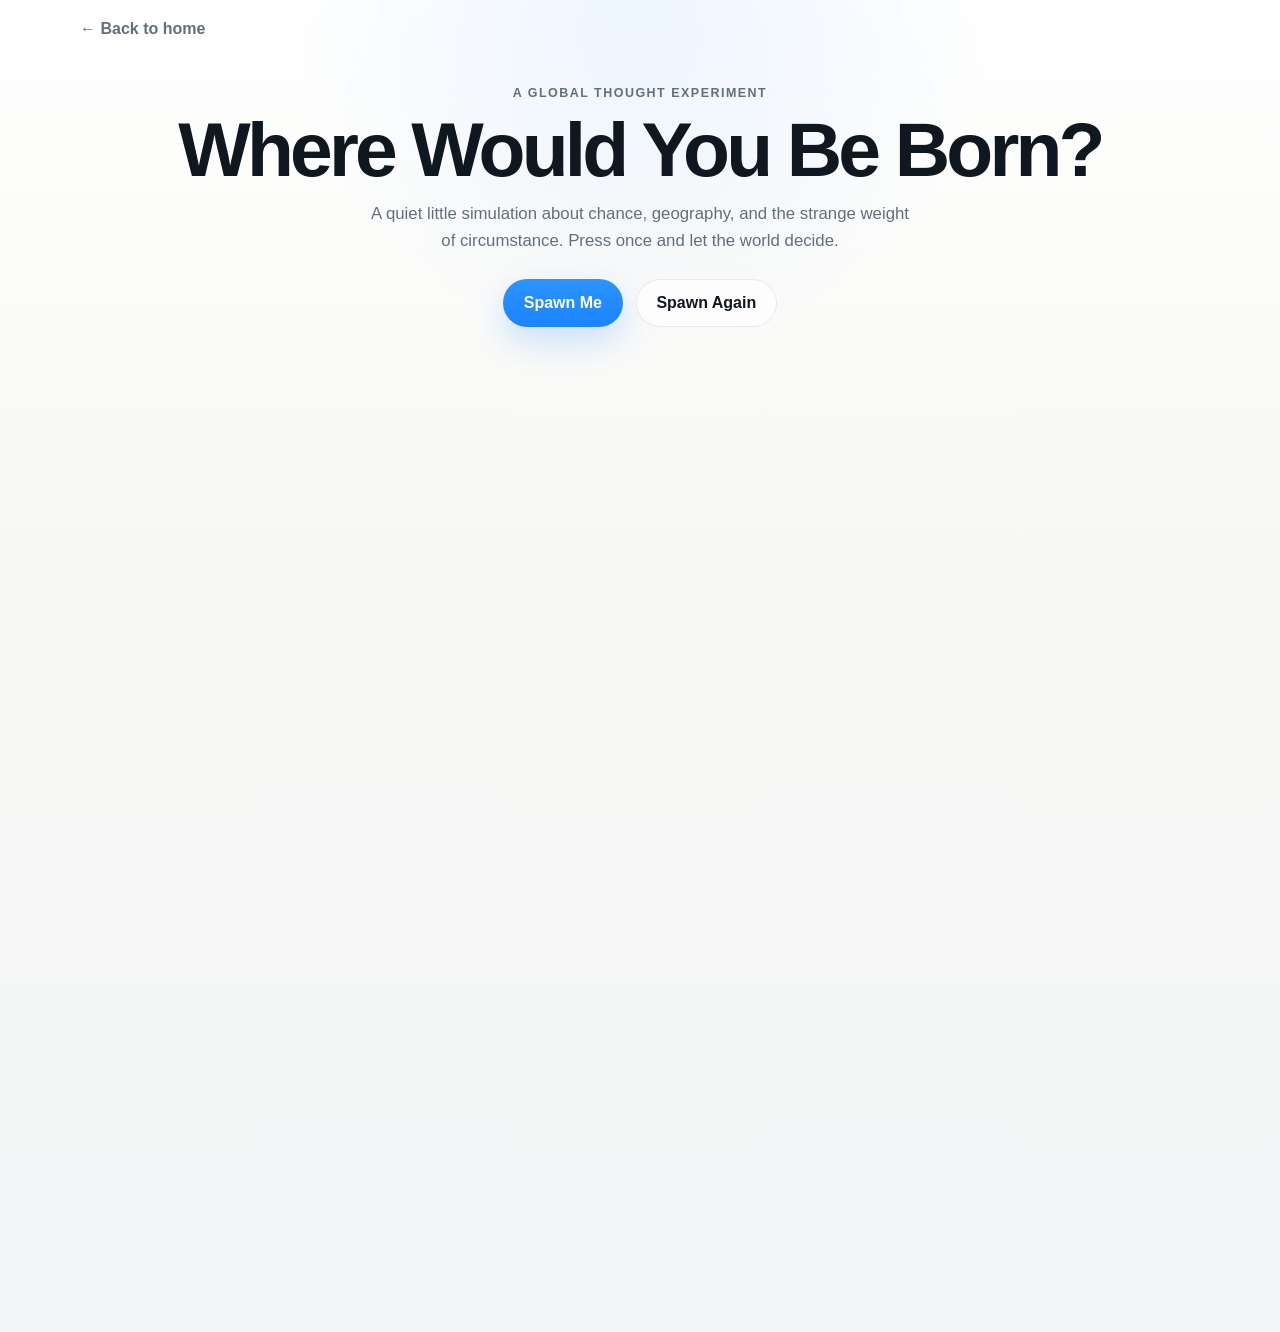
<file: where-born.html>
<!DOCTYPE html>
<html lang="en">
  <head>
    <meta charset="UTF-8" />
    <meta name="viewport" content="width=device-width, initial-scale=1.0" />
    <title>Where Would You Be Born?</title>
    <style>
      :root {
        --bg: #f7f7f4;
        --panel: rgba(255, 255, 255, 0.82);
        --panel-strong: rgba(255, 255, 255, 0.94);
        --text: #0f1720;
        --muted: #62707c;
        --line: rgba(15, 23, 32, 0.08);
        --accent: #1b84ff;
        --shadow: 0 20px 60px rgba(15, 23, 32, 0.08);
      }

      * { box-sizing: border-box; }
      html { scroll-behavior: smooth; }

      body {
        margin: 0;
        min-height: 100vh;
        color: var(--text);
        font-family:
          -apple-system, BlinkMacSystemFont, "SF Pro Display", "SF Pro Text",
          "Segoe UI", sans-serif;
        background:
          radial-gradient(circle at top, rgba(27, 132, 255, 0.08), transparent 24%),
          linear-gradient(180deg, #ffffff, var(--bg) 42%, #f3f5f7 100%);
      }

      a { color: inherit; text-decoration: none; }

      .page {
        width: min(1120px, calc(100% - 24px));
        margin: 0 auto;
        padding: 20px 0 48px;
      }

      .back {
        display: inline-flex;
        align-items: center;
        gap: 0.4rem;
        color: var(--muted);
        font-weight: 600;
      }

      .hero {
        padding: 48px 0 26px;
        text-align: center;
      }

      .eyebrow {
        margin: 0 0 0.9rem;
        color: var(--muted);
        font-size: 0.78rem;
        font-weight: 700;
        letter-spacing: 0.12em;
        text-transform: uppercase;
      }

      .hero h1 {
        margin: 0;
        font-size: clamp(2.8rem, 6vw, 5.3rem);
        line-height: 0.92;
        letter-spacing: -0.05em;
        font-weight: 700;
      }

      .hero-copy {
        max-width: 58ch;
        margin: 1rem auto 0;
        color: var(--muted);
        font-size: 1.05rem;
        line-height: 1.6;
      }

      .hero-actions {
        display: flex;
        justify-content: center;
        gap: 0.8rem;
        flex-wrap: wrap;
        margin-top: 1.5rem;
      }

      .button,
      .ghost-button {
        border: 0;
        border-radius: 999px;
        padding: 0.95rem 1.3rem;
        cursor: pointer;
        font: inherit;
        font-weight: 700;
        transition: transform 160ms ease, box-shadow 160ms ease, background 160ms ease;
      }

      .button:hover,
      .ghost-button:hover { transform: translateY(-2px); }

      .button {
        background: linear-gradient(180deg, #2d93ff, #1b84ff);
        color: white;
        box-shadow: 0 14px 34px rgba(27, 132, 255, 0.22);
      }

      .ghost-button {
        background: rgba(255, 255, 255, 0.7);
        color: var(--text);
        box-shadow: inset 0 0 0 1px var(--line);
      }

      .result-shell { display: grid; gap: 18px; }

      .hero-panel,
      .stats-panel,
      .snapshot-panel,
      .compare-panel,
      .reflection {
        background: var(--panel);
        border: 1px solid var(--line);
        border-radius: 28px;
        box-shadow: var(--shadow);
        backdrop-filter: blur(18px);
      }

      .hero-panel {
        overflow: hidden;
        padding: 28px;
        background:
          radial-gradient(circle at top right, rgba(27, 132, 255, 0.12), transparent 22%),
          var(--panel-strong);
      }

      .result-top {
        display: grid;
        grid-template-columns: 1.1fr 0.9fr;
        gap: 20px;
        align-items: center;
      }

      .country-display {
        min-height: 240px;
        display: grid;
        align-content: center;
        gap: 0.7rem;
      }

      .country-code {
        color: var(--text);
        font-size: clamp(2rem, 4vw, 3.2rem);
        font-weight: 500;
        letter-spacing: -0.08em;
        text-transform: uppercase;
      }

      .country-name {
        margin: 0;
        font-size: clamp(2.5rem, 5vw, 4.3rem);
        line-height: 0.95;
        letter-spacing: -0.05em;
      }

      .country-region { color: var(--muted); font-size: 1rem; }
      .country-summary { color: var(--muted); line-height: 1.6; max-width: 46ch; }

      .globe-card {
        position: relative;
        min-height: 250px;
        padding: 18px;
        border-radius: 24px;
        overflow: hidden;
        background:
          radial-gradient(circle at 50% 30%, rgba(255, 255, 255, 0.7), transparent 18%),
          linear-gradient(180deg, #edf5ff, #dbeafe);
        box-shadow: inset 0 0 0 1px rgba(27, 132, 255, 0.08);
      }

      .flag-stage {
        position: absolute;
        top: 18px;
        left: 18px;
        right: 18px;
        display: flex;
        justify-content: center;
        pointer-events: none;
        z-index: 2;
      }

      .flag-frame {
        width: min(240px, 64%);
        aspect-ratio: 4 / 3;
        overflow: hidden;
        border-radius: 22px;
        background: rgba(255, 255, 255, 0.9);
        box-shadow:
          inset 0 0 0 1px rgba(15, 23, 32, 0.06),
          0 16px 32px rgba(27, 132, 255, 0.12);
        opacity: 0;
        transform: translateY(10px) scale(0.98);
        transition: opacity 300ms ease, transform 300ms ease;
      }

      .flag-frame.ready {
        opacity: 1;
        transform: translateY(0) scale(1);
      }

      .flag-frame img {
        display: block;
        width: 100%;
        height: 100%;
        object-fit: cover;
      }

      .globe {
        position: absolute;
        inset: 50% auto auto 50%;
        width: 180px;
        height: 180px;
        translate: -50% -42%;
        border-radius: 50%;
        background:
          radial-gradient(circle at 32% 34%, #8ad06c 0 14%, transparent 15%),
          radial-gradient(circle at 58% 44%, #83c865 0 12%, transparent 13%),
          radial-gradient(circle at 46% 64%, #8ed76d 0 10%, transparent 11%),
          linear-gradient(180deg, #8ed0ff, #53aefc);
        box-shadow:
          inset -14px -18px 32px rgba(255, 255, 255, 0.26),
          0 20px 40px rgba(27, 132, 255, 0.18);
      }

      .globe::before,
      .globe::after {
        content: "";
        position: absolute;
        inset: 0;
        border-radius: 50%;
        border: 1px solid rgba(255, 255, 255, 0.45);
      }

      .globe::before { transform: scaleX(0.72); }
      .globe::after { transform: scaleY(0.72); }
      .globe.spinning { animation: spin 0.95s linear infinite; }

      .map-note {
        position: absolute;
        left: 18px;
        right: 18px;
        bottom: 16px;
        padding: 0.9rem 1rem;
        border-radius: 16px;
        background: rgba(255, 255, 255, 0.72);
        box-shadow: inset 0 0 0 1px rgba(27, 132, 255, 0.08);
        color: var(--muted);
        line-height: 1.5;
        z-index: 3;
      }

      .stats-panel { padding: 22px; }
      .panel-title { margin: 0 0 16px; font-size: 1.35rem; letter-spacing: -0.03em; }

      .stats-grid {
        display: grid;
        grid-template-columns: repeat(4, minmax(0, 1fr));
        gap: 14px;
      }

      .stat-card {
        padding: 16px;
        border-radius: 20px;
        background: rgba(255, 255, 255, 0.68);
        box-shadow: inset 0 0 0 1px rgba(15, 23, 32, 0.06);
        opacity: 0;
        transform: translateY(12px);
        transition: opacity 420ms ease, transform 420ms ease;
      }

      .stat-card.visible { opacity: 1; transform: translateY(0); }
      .stat-label {
        display: block;
        margin-bottom: 8px;
        color: var(--muted);
        font-size: 0.8rem;
        letter-spacing: 0.08em;
        text-transform: uppercase;
        font-weight: 700;
      }
      .stat-value { font-size: 1.35rem; font-weight: 700; letter-spacing: -0.03em; }

      .snapshot-panel,
      .compare-panel,
      .reflection { padding: 22px; }

      .snapshot-text {
        margin: 0;
        color: var(--muted);
        font-size: 1.04rem;
        line-height: 1.7;
      }

      .score-block { margin-top: 18px; }

      .score-head {
        display: flex;
        justify-content: space-between;
        gap: 12px;
        margin-bottom: 10px;
        align-items: end;
      }

      .score-bar {
        width: 100%;
        height: 14px;
        overflow: hidden;
        border-radius: 999px;
        background: rgba(15, 23, 32, 0.08);
      }

      .score-fill {
        height: 100%;
        width: 0;
        border-radius: 999px;
        background: linear-gradient(90deg, #60a5fa, #22c55e);
        transition: width 620ms cubic-bezier(.2,.8,.2,1);
      }

      .compare-grid {
        display: grid;
        grid-template-columns: 1.1fr 1fr 1fr;
        gap: 12px;
      }

      .compare-head,
      .compare-cell {
        padding: 14px 16px;
        border-radius: 18px;
        background: rgba(255, 255, 255, 0.68);
        box-shadow: inset 0 0 0 1px rgba(15, 23, 32, 0.06);
      }

      .compare-head {
        font-size: 0.82rem;
        text-transform: uppercase;
        letter-spacing: 0.08em;
        color: var(--muted);
        font-weight: 700;
      }

      .compare-cell strong { display: block; font-size: 1.08rem; letter-spacing: -0.02em; }
      .compare-cell span { color: var(--muted); font-size: 0.92rem; }

      .reflection {
        text-align: center;
        color: var(--muted);
        line-height: 1.7;
      }

      .hidden { opacity: 0; transform: translateY(14px); }
      .revealed {
        opacity: 1;
        transform: translateY(0);
        transition: opacity 460ms ease, transform 460ms ease;
      }

      @keyframes spin {
        from { rotate: 0deg; }
        to { rotate: 360deg; }
      }

      @media (max-width: 980px) {
        .result-top,
        .stats-grid,
        .compare-grid { grid-template-columns: 1fr; }

        .globe-card {
          min-height: 300px;
        }
      }

      @media (max-width: 640px) {
        .page { width: min(100% - 16px, 1120px); }
        .hero { padding-top: 28px; }
        .flag-frame { width: min(220px, 76%); }
      }
    </style>
  </head>
  <body>
    <main class="page">
      <a class="back" href="home.html">&larr; Back to home</a>
      <header class="hero">
        <p class="eyebrow">A global thought experiment</p>
        <h1>Where Would You Be Born?</h1>
        <p class="hero-copy">
          A quiet little simulation about chance, geography, and the strange weight of circumstance.
          Press once and let the world decide.
        </p>
        <div class="hero-actions">
          <button class="button" id="spawn-button" type="button">Spawn Me</button>
          <button class="ghost-button" id="spawn-again" type="button">Spawn Again</button>
        </div>
      </header>

      <section class="result-shell">
        <section class="hero-panel hidden" id="hero-panel">
          <div class="result-top">
            <div class="country-display">
              <div class="country-code" id="country-flag">--</div>
              <h2 class="country-name" id="country-name">Somewhere on Earth</h2>
              <div class="country-region" id="country-region">Waiting for your first spawn...</div>
              <p class="country-summary" id="country-summary">
                Population-weighted spawning means larger countries appear more often, just like real life.
              </p>
            </div>

            <div class="globe-card">
              <div class="flag-stage">
                <div class="flag-frame" id="visual-flag"></div>
              </div>
              <div class="globe" id="globe"></div>
              <p class="map-note" id="map-note">
                A rough world spotlight for your selected country will appear here.
              </p>
            </div>
          </div>
        </section>

        <section class="stats-panel hidden" id="stats-panel">
          <h3 class="panel-title">Life Statistics</h3>
          <div class="stats-grid" id="stats-grid"></div>
        </section>

        <section class="snapshot-panel hidden" id="snapshot-panel">
          <h3 class="panel-title">Life Snapshot</h3>
          <p class="snapshot-text" id="snapshot-text">
            Your likely life story will appear here after the first spawn.
          </p>

          <div class="score-block">
            <div class="score-head">
              <div>
                <p class="eyebrow">Luck Meter</p>
                <strong id="score-label">Life Score</strong>
              </div>
              <strong id="score-number">0 / 100</strong>
            </div>
            <div class="score-bar">
              <div class="score-fill" id="score-fill"></div>
            </div>
          </div>
        </section>

        <section class="compare-panel hidden" id="compare-panel">
          <h3 class="panel-title">Compare with India</h3>
          <div class="compare-grid" id="compare-grid"></div>
        </section>

        <section class="reflection hidden" id="reflection">
          <p>Where you are born can shape your opportunities more than you think.</p>
        </section>
      </section>
    </main>

    <script>
      const countries = [
        { name: "India", code: "in", region: "South Asia", populationWeight: 1430, lifeExpectancy: 67, averageIncome: 2600, costOfLiving: 32, literacyRate: 78, internetAccess: 52, healthcareQuality: 61, safetyIndex: 56, happinessScore: 4.0, mapNote: "Born into the world's largest population, with huge diversity in opportunity depending on region, class, and city." },
        { name: "China", code: "cn", region: "East Asia", populationWeight: 1410, lifeExpectancy: 78, averageIncome: 12800, costOfLiving: 44, literacyRate: 97, internetAccess: 76, healthcareQuality: 72, safetyIndex: 74, happinessScore: 5.8, mapNote: "A high-population birthplace with strong infrastructure, rapid growth, and a very different digital life than much of the world." },
        { name: "United States", code: "us", region: "North America", populationWeight: 335, lifeExpectancy: 77, averageIncome: 76000, costOfLiving: 68, literacyRate: 99, internetAccess: 92, healthcareQuality: 69, safetyIndex: 50, happinessScore: 6.9, mapNote: "High average income and high access, but outcomes can vary sharply depending on healthcare, housing, and zip code." },
        { name: "Indonesia", code: "id", region: "Southeast Asia", populationWeight: 278, lifeExpectancy: 71, averageIncome: 5000, costOfLiving: 34, literacyRate: 96, internetAccess: 69, healthcareQuality: 58, safetyIndex: 63, happinessScore: 5.3, mapNote: "Island life, growing connectivity, and a middle-income reality shaped by geography and uneven infrastructure." },
        { name: "Pakistan", code: "pk", region: "South Asia", populationWeight: 242, lifeExpectancy: 67, averageIncome: 1700, costOfLiving: 24, literacyRate: 62, internetAccess: 36, healthcareQuality: 47, safetyIndex: 57, happinessScore: 4.5, mapNote: "A young population, lower internet access, and a life path strongly shaped by education and regional conditions." },
        { name: "Nigeria", code: "ng", region: "West Africa", populationWeight: 227, lifeExpectancy: 55, averageIncome: 2400, costOfLiving: 28, literacyRate: 62, internetAccess: 43, healthcareQuality: 40, safetyIndex: 46, happinessScore: 4.9, mapNote: "One of the world's youngest and fastest-growing populations, with huge energy but uneven life conditions." },
        { name: "Brazil", code: "br", region: "South America", populationWeight: 203, lifeExpectancy: 75, averageIncome: 9200, costOfLiving: 41, literacyRate: 94, internetAccess: 81, healthcareQuality: 62, safetyIndex: 42, happinessScore: 6.1, mapNote: "A vibrant birth lottery with stronger connectivity and social life, but also sharper safety variation by location." },
        { name: "Bangladesh", code: "bd", region: "South Asia", populationWeight: 173, lifeExpectancy: 73, averageIncome: 3100, costOfLiving: 26, literacyRate: 76, internetAccess: 44, healthcareQuality: 53, safetyIndex: 54, happinessScore: 5.0, mapNote: "Dense, fast-changing, and often more resilient than outsiders expect, with affordability but mixed infrastructure." },
        { name: "Russia", code: "ru", region: "Eastern Europe", populationWeight: 144, lifeExpectancy: 72, averageIncome: 14000, costOfLiving: 40, literacyRate: 99, internetAccess: 88, healthcareQuality: 60, safetyIndex: 59, happinessScore: 5.4, mapNote: "A country with strong education and connectivity, but social and political realities can shape life heavily." },
        { name: "Mexico", code: "mx", region: "North America", populationWeight: 129, lifeExpectancy: 75, averageIncome: 13500, costOfLiving: 43, literacyRate: 95, internetAccess: 75, healthcareQuality: 61, safetyIndex: 47, happinessScore: 6.3, mapNote: "Affordable compared with rich countries, culturally rich, but with security and inequality shaping daily life." },
        { name: "Japan", code: "jp", region: "East Asia", populationWeight: 123, lifeExpectancy: 84, averageIncome: 34000, costOfLiving: 62, literacyRate: 99, internetAccess: 94, healthcareQuality: 87, safetyIndex: 77, happinessScore: 6.1, mapNote: "Long life expectancy, excellent infrastructure, and social order, balanced against high pressure and cost." },
        { name: "Philippines", code: "ph", region: "Southeast Asia", populationWeight: 117, lifeExpectancy: 71, averageIncome: 3900, costOfLiving: 33, literacyRate: 96, internetAccess: 73, healthcareQuality: 55, safetyIndex: 57, happinessScore: 5.9, mapNote: "Community-driven, highly online, and relatively affordable, though public systems can be uneven." },
        { name: "Germany", code: "de", region: "Western Europe", populationWeight: 84, lifeExpectancy: 81, averageIncome: 52000, costOfLiving: 63, literacyRate: 99, internetAccess: 93, healthcareQuality: 86, safetyIndex: 65, happinessScore: 6.9, mapNote: "A strong social system, high healthcare quality, and relatively stable public life shape the odds here." },
        { name: "France", code: "fr", region: "Western Europe", populationWeight: 68, lifeExpectancy: 82, averageIncome: 47000, costOfLiving: 64, literacyRate: 99, internetAccess: 92, healthcareQuality: 85, safetyIndex: 61, happinessScore: 6.7, mapNote: "Long lifespans and strong healthcare help, though cost and urban stress still shape the experience." },
        { name: "United Kingdom", code: "gb", region: "Western Europe", populationWeight: 67, lifeExpectancy: 81, averageIncome: 46000, costOfLiving: 66, literacyRate: 99, internetAccess: 95, healthcareQuality: 80, safetyIndex: 60, happinessScore: 6.8, mapNote: "Highly connected and institutionally strong, but with sharp differences in wealth, housing, and local opportunity." },
        { name: "Thailand", code: "th", region: "Southeast Asia", populationWeight: 71, lifeExpectancy: 78, averageIncome: 7800, costOfLiving: 39, literacyRate: 94, internetAccess: 85, healthcareQuality: 73, safetyIndex: 64, happinessScore: 6.0, mapNote: "A relatively affordable birthplace with strong internet access, decent healthcare, and a gentler cost curve." },
        { name: "Canada", code: "ca", region: "North America", populationWeight: 40, lifeExpectancy: 82, averageIncome: 59000, costOfLiving: 67, literacyRate: 99, internetAccess: 95, healthcareQuality: 84, safetyIndex: 71, happinessScore: 7.0, mapNote: "A strong quality-of-life baseline with safety, healthcare, and education all helping the odds." },
        { name: "Australia", code: "au", region: "Oceania", populationWeight: 27, lifeExpectancy: 83, averageIncome: 63000, costOfLiving: 69, literacyRate: 99, internetAccess: 96, healthcareQuality: 86, safetyIndex: 72, happinessScore: 7.1, mapNote: "A strong draw in the birth lottery: long lives, high income, good safety, and broad digital access." },
        { name: "Sweden", code: "se", region: "Northern Europe", populationWeight: 10, lifeExpectancy: 83, averageIncome: 61000, costOfLiving: 71, literacyRate: 99, internetAccess: 98, healthcareQuality: 88, safetyIndex: 74, happinessScore: 7.4, mapNote: "A small-population but high-opportunity outcome, with strong social protection and very high digital inclusion." }
      ];

      const india = countries.find((country) => country.name === "India");
      const statConfig = [
        { key: "lifeExpectancy", label: "Life Expectancy", format: (value) => `${value} years` },
        { key: "averageIncome", label: "Average Income", format: (value) => money(value) },
        { key: "costOfLiving", label: "Cost of Living", format: (value) => `${value} / 100` },
        { key: "literacyRate", label: "Literacy Rate", format: (value) => `${value}%` },
        { key: "internetAccess", label: "Internet Access", format: (value) => `${value}%` },
        { key: "healthcareQuality", label: "Healthcare Quality", format: (value) => `${value} / 100` },
        { key: "safetyIndex", label: "Safety Index", format: (value) => `${value} / 100` },
        { key: "happinessScore", label: "Happiness Score", format: (value) => `${value} / 10` }
      ];

      const heroPanel = document.getElementById("hero-panel");
      const statsPanel = document.getElementById("stats-panel");
      const snapshotPanel = document.getElementById("snapshot-panel");
      const comparePanel = document.getElementById("compare-panel");
      const reflection = document.getElementById("reflection");
      const spawnButton = document.getElementById("spawn-button");
      const spawnAgainButton = document.getElementById("spawn-again");
      const countryFlag = document.getElementById("country-flag");
      const countryName = document.getElementById("country-name");
      const countryRegion = document.getElementById("country-region");
      const countrySummary = document.getElementById("country-summary");
      const mapNote = document.getElementById("map-note");
      const visualFlag = document.getElementById("visual-flag");
      const statsGrid = document.getElementById("stats-grid");
      const snapshotText = document.getElementById("snapshot-text");
      const scoreNumber = document.getElementById("score-number");
      const scoreFill = document.getElementById("score-fill");
      const compareGrid = document.getElementById("compare-grid");
      const globe = document.getElementById("globe");

      function money(value) {
        return new Intl.NumberFormat("en-US", {
          style: "currency",
          currency: "USD",
          maximumFractionDigits: 0
        }).format(value);
      }

      function weightedCountry() {
        const totalWeight = countries.reduce((sum, country) => sum + country.populationWeight, 0);
        let roll = Math.random() * totalWeight;
        for (const country of countries) {
          roll -= country.populationWeight;
          if (roll <= 0) return country;
        }
        return countries[countries.length - 1];
      }

      function computeLifeScore(country) {
        const score =
          country.lifeExpectancy * 0.18 +
          Math.min(country.averageIncome / 1000, 100) * 0.16 +
          country.literacyRate * 0.12 +
          country.internetAccess * 0.12 +
          country.healthcareQuality * 0.16 +
          country.safetyIndex * 0.12 +
          country.happinessScore * 10 * 0.14;
        return Math.round(Math.min(100, score));
      }

      function qualityWord(country) {
        if (country.healthcareQuality >= 82) return "strong";
        if (country.healthcareQuality >= 62) return "moderate";
        return "limited";
      }

      function incomeWord(country) {
        if (country.averageIncome >= 45000) return "high";
        if (country.averageIncome >= 10000) return "middle";
        return "low";
      }

      function safetyWord(country) {
        if (country.safetyIndex >= 70) return "fairly safe";
        if (country.safetyIndex >= 55) return "reasonably stable";
        return "less predictable";
      }

      function internetWord(country) {
        if (country.internetAccess >= 90) return "broad";
        if (country.internetAccess >= 65) return "solid";
        return "moderate";
      }

      function makeSnapshot(country) {
        return `You are likely to live around ${country.lifeExpectancy} years, grow up in a ${incomeWord(country)}-income environment, and experience ${internetWord(country)} internet access. Daily life would probably feel ${safetyWord(country)}, with ${qualityWord(country)} healthcare shaping how secure that future feels.`;
      }

      function reveal(section) {
        section.classList.remove("hidden");
        requestAnimationFrame(() => section.classList.add("revealed"));
      }

      function renderStats(country) {
        statsGrid.innerHTML = "";
        statConfig.forEach((stat, index) => {
          const card = document.createElement("article");
          card.className = "stat-card";
          card.innerHTML = `<span class="stat-label">${stat.label}</span><strong class="stat-value">${stat.format(country[stat.key])}</strong>`;
          statsGrid.appendChild(card);
          window.setTimeout(() => card.classList.add("visible"), 130 * index);
        });
      }

      function renderCompare(country) {
        compareGrid.innerHTML = "";
        ["Metric", country.name, "India"].forEach((label) => {
          const node = document.createElement("div");
          node.className = "compare-head";
          node.textContent = label;
          compareGrid.appendChild(node);
        });

        const compareKeys = ["lifeExpectancy", "averageIncome", "internetAccess", "healthcareQuality", "safetyIndex", "happinessScore"];
        for (const key of compareKeys) {
          const stat = statConfig.find((item) => item.key === key);
          const nameCell = document.createElement("div");
          nameCell.className = "compare-cell";
          nameCell.innerHTML = `<strong>${stat.label}</strong><span>Side-by-side view</span>`;

          const selectedCell = document.createElement("div");
          selectedCell.className = "compare-cell";
          selectedCell.innerHTML = `<strong>${stat.format(country[key])}</strong><span>${country.name}</span>`;

          const indiaCell = document.createElement("div");
          indiaCell.className = "compare-cell";
          indiaCell.innerHTML = `<strong>${stat.format(india[key])}</strong><span>India</span>`;

          compareGrid.append(nameCell, selectedCell, indiaCell);
        }
      }

      function renderCountry(country) {
        const score = computeLifeScore(country);
        countryFlag.textContent = country.code.toUpperCase();
        visualFlag.classList.remove("ready");
        visualFlag.innerHTML = `<img src="assets/flags/${country.code}.png" alt="${country.name} flag">`;
        window.setTimeout(() => visualFlag.classList.add("ready"), 80);
        countryName.textContent = country.name;
        countryRegion.textContent = country.region;
        countrySummary.textContent = country.mapNote;
        mapNote.textContent = `${country.name}: ${country.mapNote}`;
        snapshotText.textContent = makeSnapshot(country);
        scoreNumber.textContent = `${score} / 100`;
        scoreFill.style.width = `${score}%`;
        renderStats(country);
        renderCompare(country);
        [heroPanel, statsPanel, snapshotPanel, comparePanel, reflection].forEach(reveal);
      }

      function spawnCountry() {
        globe.classList.add("spinning");
        scoreFill.style.width = "0%";
        visualFlag.classList.remove("ready");
        [heroPanel, statsPanel, snapshotPanel, comparePanel, reflection].forEach((panel) => {
          panel.classList.remove("revealed");
          panel.classList.add("hidden");
        });
        window.setTimeout(() => {
          const country = weightedCountry();
          globe.classList.remove("spinning");
          renderCountry(country);
        }, 720);
      }

      spawnButton.addEventListener("click", spawnCountry);
      spawnAgainButton.addEventListener("click", spawnCountry);
    </script>
  </body>
</html>
</file>
